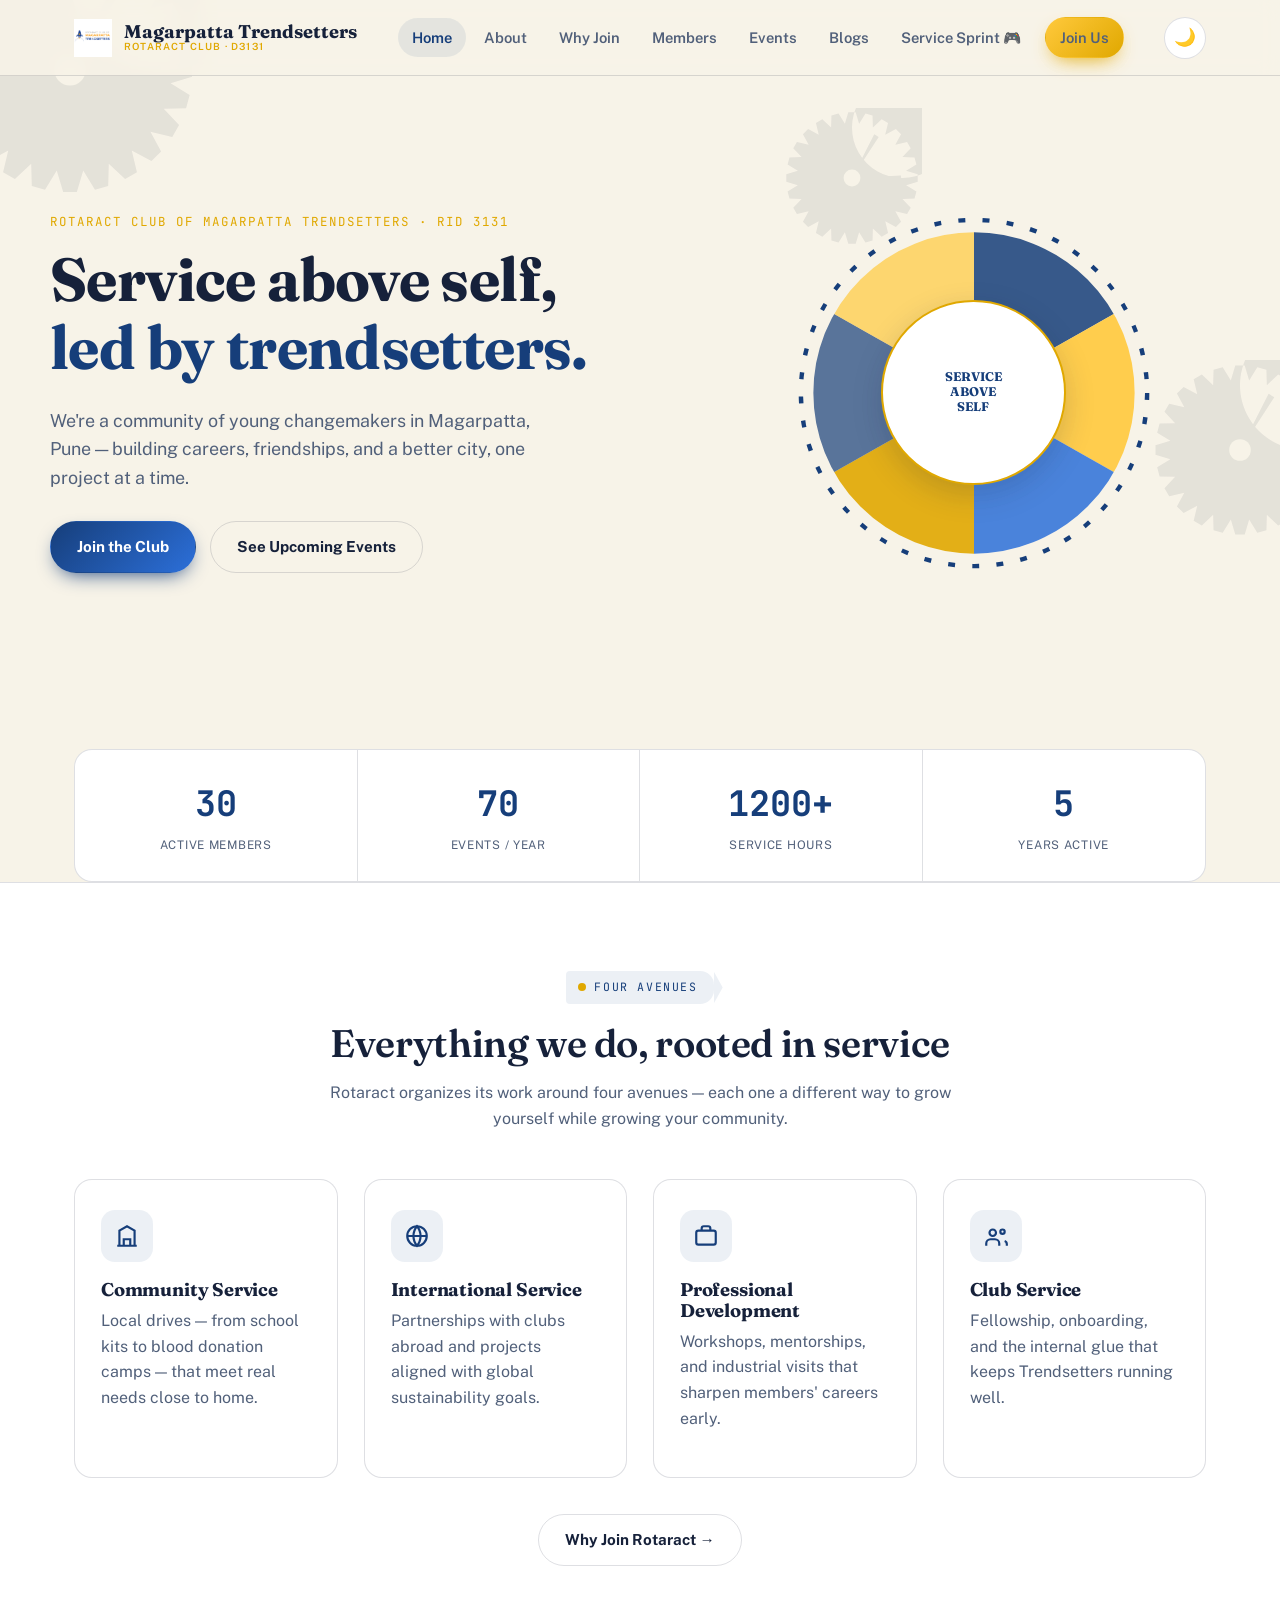
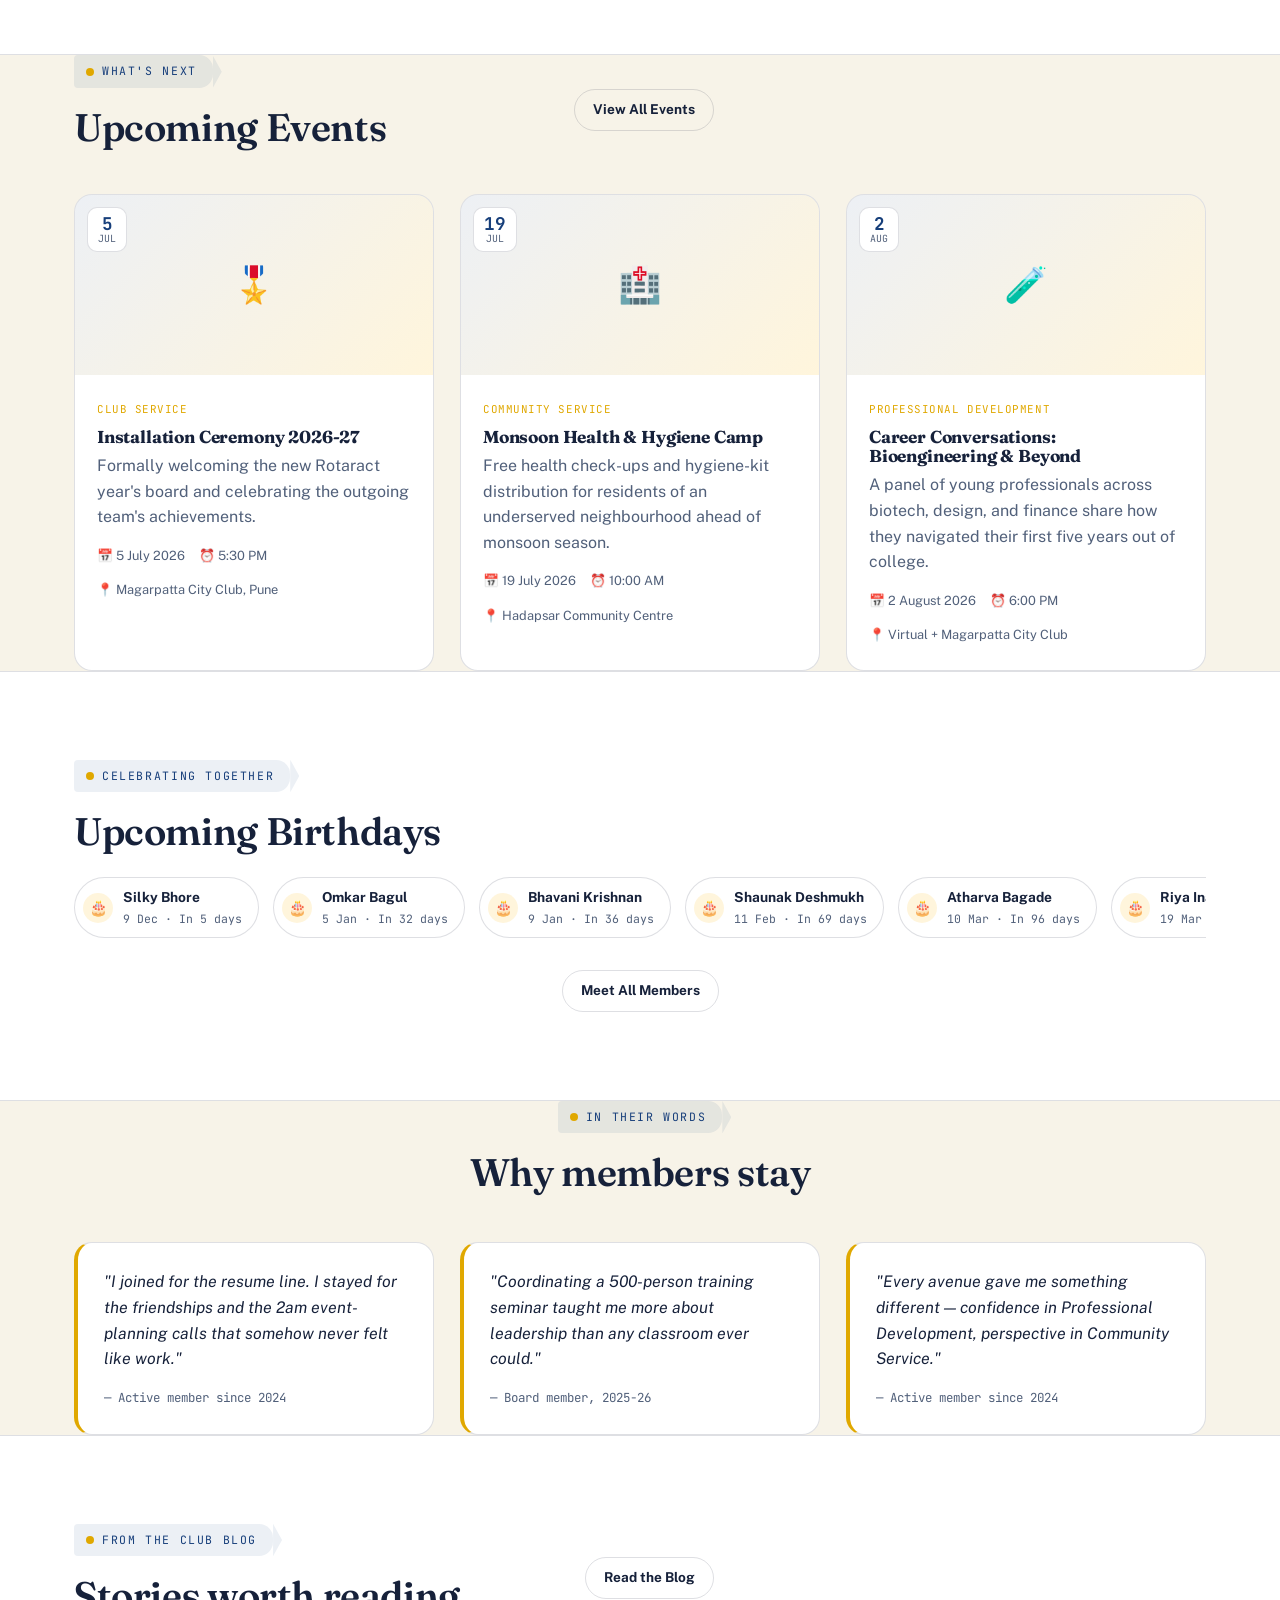
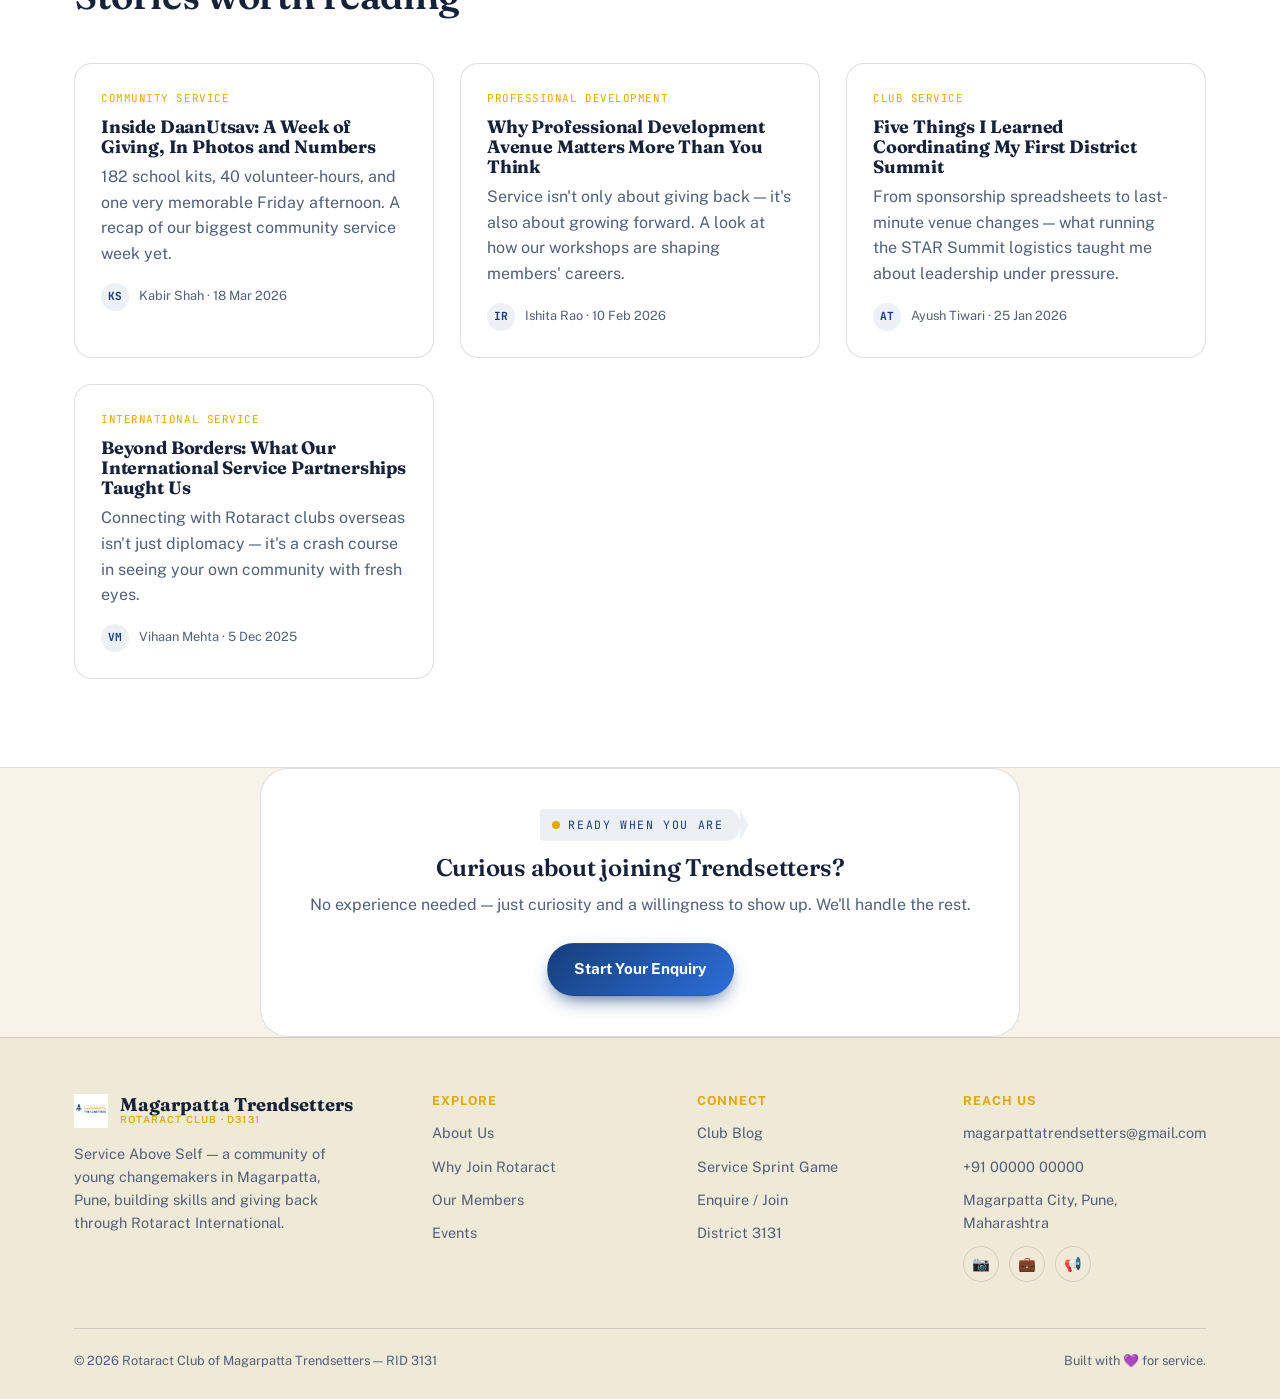
<file: index.html>
<!DOCTYPE html>
<html lang="en">
<head>
<meta charset="UTF-8">
<meta name="viewport" content="width=device-width, initial-scale=1.0">
<title>Rotaract Club of Magarpatta Trendsetters</title>
<meta name="description" content="Rotaract Club of Magarpatta Trendsetters — RID 3131. Service above self for young changemakers in Pune.">
<link rel="preconnect" href="https://fonts.googleapis.com">
<link rel="preconnect" href="https://fonts.gstatic.com" crossorigin>
<link href="https://fonts.googleapis.com/css2?family=Fraunces:opsz,wght@9..144,500;9..144,600;9..144,700&family=Public+Sans:wght@400;500;600;700&family=JetBrains+Mono:wght@500;700&display=swap" rel="stylesheet">
<link rel="icon" type="image/svg+xml" href="assets/Rotaract Logo_EN21_DynamicSize_FontUpdate.png">
<link rel="stylesheet" href="css/style.css">
</head>
<body>

<div data-include="partials/header.html"></div>

<main>
  <section class="hero container">
    <div>
      <span class="hero-eyebrow">Rotaract Club of Magarpatta Trendsetters &middot; RID 3131</span>
      <h1>Service above self,<br><em>led by trendsetters.</em></h1>
      <p class="lead">We're a community of young changemakers in Magarpatta, Pune — building careers, friendships, and a better city, one project at a time.</p>
      <div class="hero-cta">
        <a href="contact.html" class="btn btn-primary">Join the Club</a>
        <a href="events.html" class="btn btn-ghost">See Upcoming Events</a>
      </div>
    </div>
    <div class="hero-wheel-wrap">
      <svg id="wheelOfService" viewBox="0 0 220 220" xmlns="http://www.w3.org/2000/svg">
        <circle cx="110" cy="110" r="100" fill="none" stroke="var(--azure)" stroke-width="3" stroke-dasharray="4 10"/>
        <g>
          <path d="M110 110 L110 14 A96 96 0 0 1 195 62 Z" fill="var(--azure)" opacity="0.85"/>
          <path d="M110 110 L195 62 A96 96 0 0 1 195 158 Z" fill="var(--gold-bright)" opacity="0.9"/>
          <path d="M110 110 L195 158 A96 96 0 0 1 110 206 Z" fill="var(--azure-bright)" opacity="0.85"/>
          <path d="M110 110 L110 206 A96 96 0 0 1 25 158 Z" fill="var(--gold)" opacity="0.9"/>
          <path d="M110 110 L25 158 A96 96 0 0 1 25 62 Z" fill="var(--azure)" opacity="0.7"/>
          <path d="M110 110 L25 62 A96 96 0 0 1 110 14 Z" fill="var(--gold-bright)" opacity="0.7"/>
        </g>
        <circle cx="110" cy="110" r="96" fill="none" stroke="var(--bg)" stroke-width="6"/>
      </svg>
      <div class="wheel-badge-center">SERVICE<br>ABOVE<br>SELF</div>
    </div>
  </section>

  <section class="container" style="padding-top:0;">
    <div class="ledger reveal">
      <div class="ledger-item"><div class="ledger-num" data-count="30">0</div><div class="ledger-label">Active Members</div></div>
      <div class="ledger-item"><div class="ledger-num" data-count="70">0</div><div class="ledger-label">Events / Year</div></div>
      <div class="ledger-item"><div class="ledger-num" data-count="1200" data-suffix="+">0</div><div class="ledger-label">Service Hours</div></div>
      <div class="ledger-item"><div class="ledger-num" data-count="5">0</div><div class="ledger-label">Years Active</div></div>
    </div>
  </section>

  <section class="alt">
    <div class="container">
      <div class="section-head center reveal">
        <span class="ribbon-eyebrow">Four Avenues</span>
        <h2>Everything we do, rooted in service</h2>
        <p>Rotaract organizes its work around four avenues — each one a different way to grow yourself while growing your community.</p>
      </div>
      <div class="card-grid grid-4">
        <div class="avenue-card reveal">
          <div class="avenue-icon"><svg viewBox="0 0 24 24" fill="none" stroke-width="2"><path d="M3 21h18M5 21V7l7-4 7 4v14M9 21v-6h6v6"/></svg></div>
          <h3>Community Service</h3>
          <p>Local drives — from school kits to blood donation camps — that meet real needs close to home.</p>
        </div>
        <div class="avenue-card reveal">
          <div class="avenue-icon"><svg viewBox="0 0 24 24" fill="none" stroke-width="2"><circle cx="12" cy="12" r="9"/><path d="M3 12h18M12 3a14 14 0 010 18 14 14 0 010-18z"/></svg></div>
          <h3>International Service</h3>
          <p>Partnerships with clubs abroad and projects aligned with global sustainability goals.</p>
        </div>
        <div class="avenue-card reveal">
          <div class="avenue-icon"><svg viewBox="0 0 24 24" fill="none" stroke-width="2"><rect x="3" y="7" width="18" height="13" rx="2"/><path d="M8 7V5a2 2 0 012-2h4a2 2 0 012 2v2"/></svg></div>
          <h3>Professional Development</h3>
          <p>Workshops, mentorships, and industrial visits that sharpen members' careers early.</p>
        </div>
        <div class="avenue-card reveal">
          <div class="avenue-icon"><svg viewBox="0 0 24 24" fill="none" stroke-width="2"><circle cx="9" cy="9" r="3"/><path d="M3 21v-2a4 4 0 014-4h4a4 4 0 014 4v2"/><circle cx="18" cy="8" r="2"/><path d="M22 21v-1.5a3 3 0 00-2-2.83"/></svg></div>
          <h3>Club Service</h3>
          <p>Fellowship, onboarding, and the internal glue that keeps Trendsetters running well.</p>
        </div>
      </div>
      <div class="text-center" style="margin-top:36px;">
        <a href="why-join.html" class="btn btn-ghost">Why Join Rotaract &rarr;</a>
      </div>
    </div>
  </section>

  <section class="container">
    <div class="flex-between section-head" style="margin-bottom:30px;">
      <div>
        <span class="ribbon-eyebrow">What's Next</span>
        <h2 class="mt-0">Upcoming Events</h2>
      </div>
      <a href="events.html" class="btn btn-ghost btn-sm">View All Events</a>
    </div>
    <div id="upcomingGrid" class="card-grid grid-3">
      <div class="empty-state">Loading upcoming events&hellip;</div>
    </div>
  </section>

  <section class="alt">
    <div class="container">
      <div class="section-head" style="margin-bottom:24px;">
        <span class="ribbon-eyebrow">Celebrating Together</span>
        <h2 class="mt-0">Upcoming Birthdays</h2>
      </div>
      <div id="birthdayStrip" class="birthday-strip">
        <div class="empty-state">Loading birthdays&hellip;</div>
      </div>
      <div class="text-center" style="margin-top:26px;">
        <a href="members.html" class="btn btn-ghost btn-sm">Meet All Members</a>
      </div>
    </div>
  </section>

  <section class="container">
    <div class="section-head center reveal">
      <span class="ribbon-eyebrow">In Their Words</span>
      <h2>Why members stay</h2>
    </div>
    <div class="card-grid grid-3">
      <div class="testimonial reveal">
        <p>"I joined for the resume line. I stayed for the friendships and the 2am event-planning calls that somehow never felt like work."</p>
        <div class="who">— Active member since 2024</div>
      </div>
      <div class="testimonial reveal">
        <p>"Coordinating a 500-person training seminar taught me more about leadership than any classroom ever could."</p>
        <div class="who">— Board member, 2025-26</div>
      </div>
      <div class="testimonial reveal">
        <p>"Every avenue gave me something different — confidence in Professional Development, perspective in Community Service."</p>
        <div class="who">— Active member since 2024</div>
      </div>
    </div>
  </section>

  <section class="alt">
    <div class="container">
      <div class="flex-between section-head" style="margin-bottom:30px;">
        <div>
          <span class="ribbon-eyebrow">From the Club Blog</span>
          <h2 class="mt-0">Stories worth reading</h2>
        </div>
        <a href="blogs.html" class="btn btn-ghost btn-sm">Read the Blog</a>
      </div>
      <div id="blogGrid" class="card-grid grid-3">
        <div class="empty-state">Loading posts&hellip;</div>
      </div>
    </div>
  </section>

  <section class="container">
    <div class="form-card text-center reveal" style="max-width:760px;margin:0 auto;">
      <span class="ribbon-eyebrow" style="margin-bottom:14px;">Ready When You Are</span>
      <h2>Curious about joining Trendsetters?</h2>
      <p>No experience needed — just curiosity and a willingness to show up. We'll handle the rest.</p>
      <a href="contact.html" class="btn btn-primary" style="margin-top:10px;">Start Your Enquiry</a>
    </div>
  </section>
</main>

<div data-include="partials/footer.html"></div>

<script src="js/include.js"></script>
<script src="js/main.js"></script>
<script src="js/events.js"></script>
<script src="js/members.js"></script>
<script src="js/blogs.js"></script>
</body>
</html>
</file>
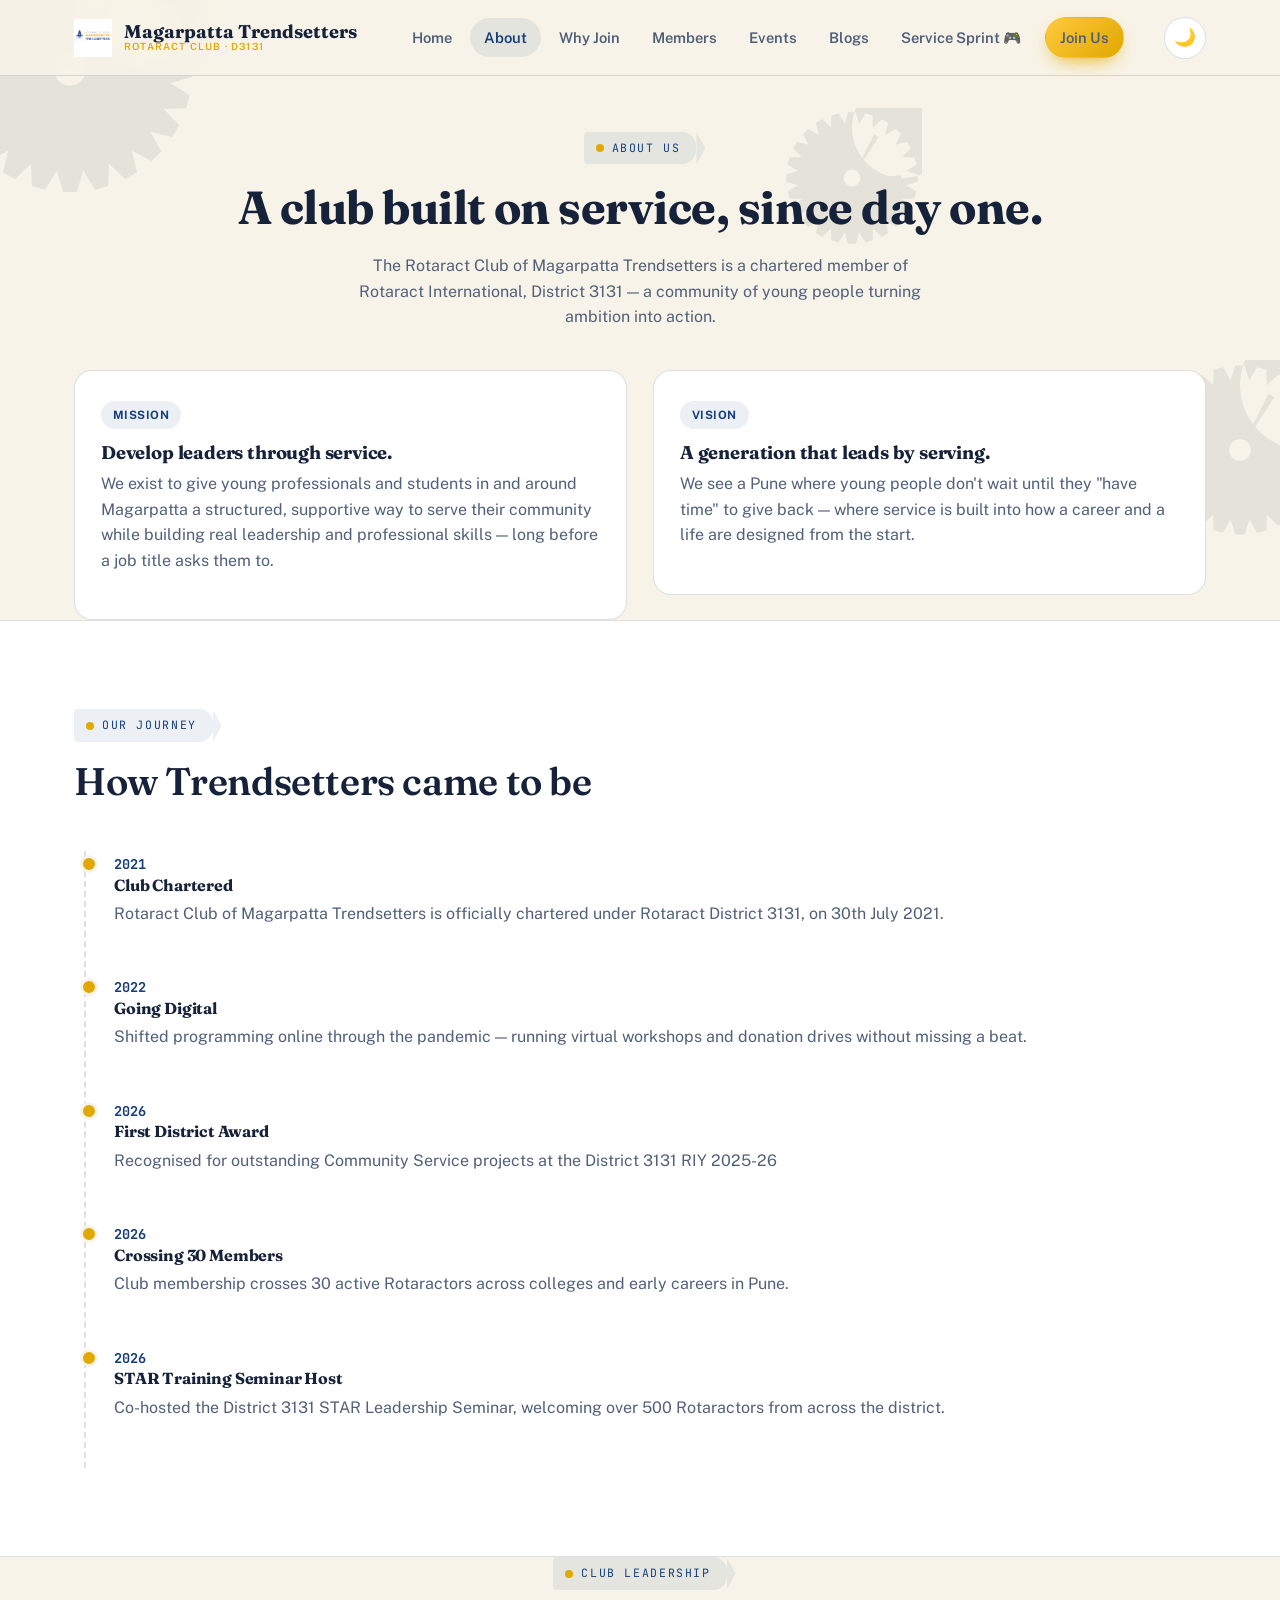
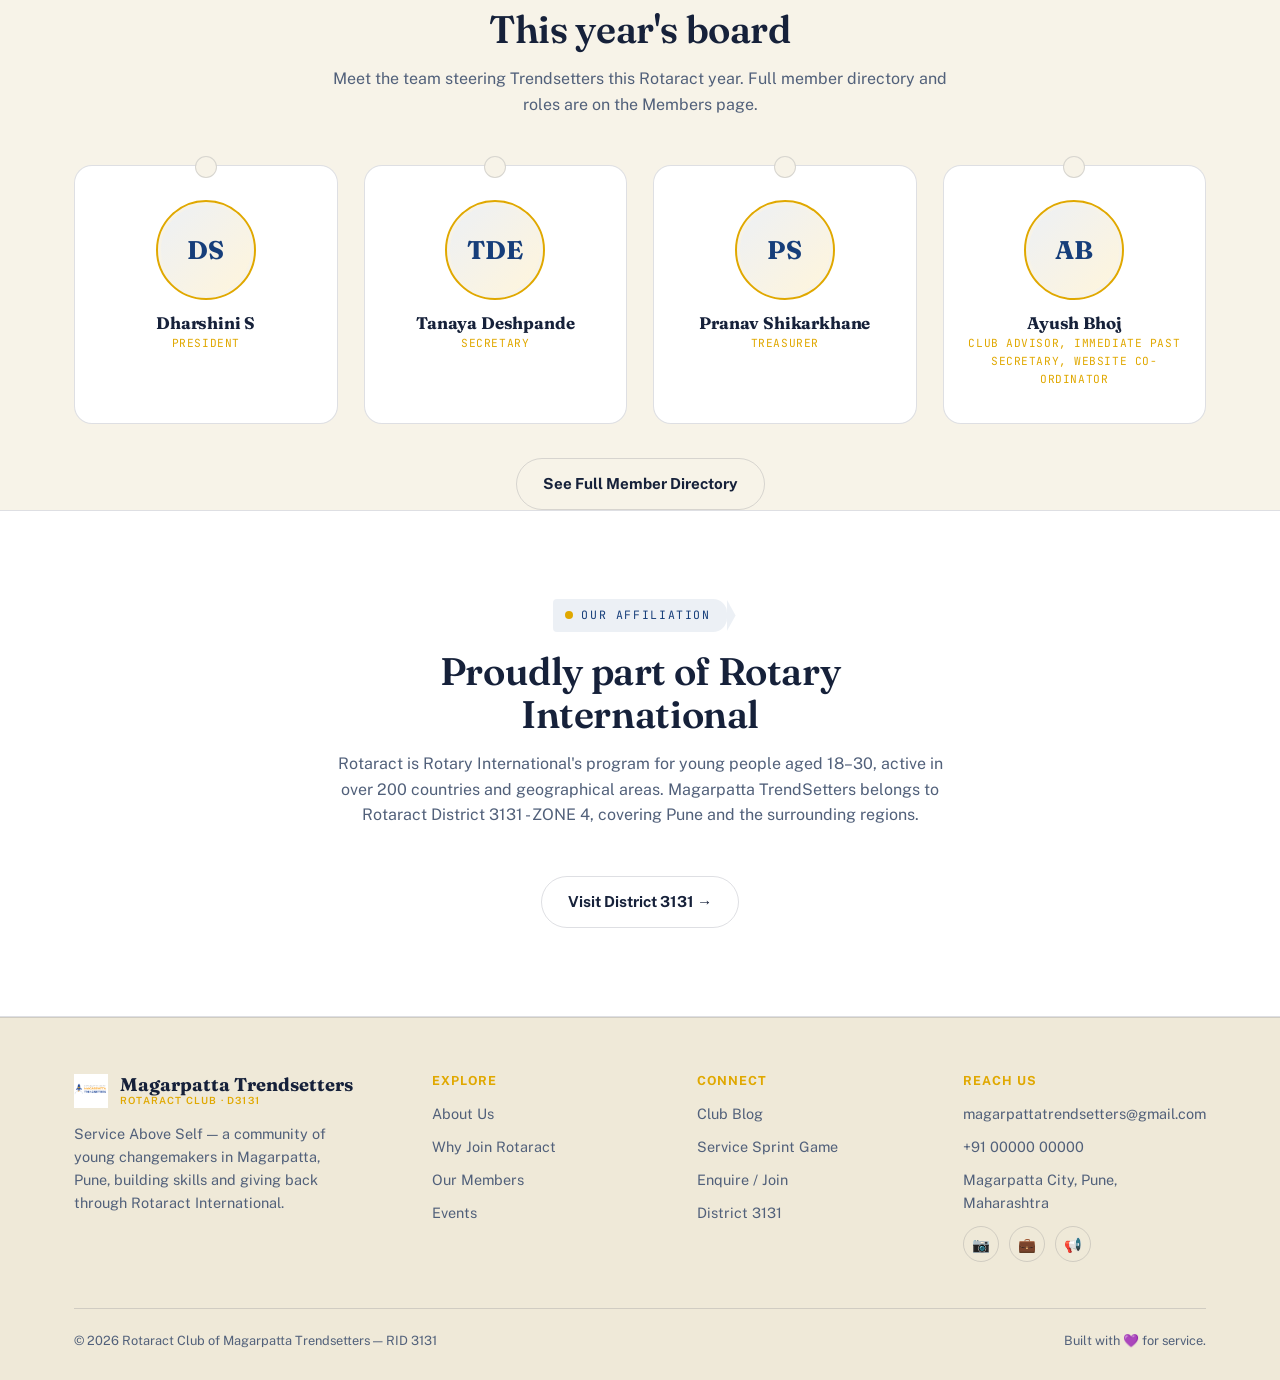
<file: about.html>
<!DOCTYPE html>
<html lang="en">
<head>
<meta charset="UTF-8">
<meta name="viewport" content="width=device-width, initial-scale=1.0">
<title>About Us — Rotaract Club of Magarpatta Trendsetters</title>
<link rel="preconnect" href="https://fonts.googleapis.com">
<link rel="preconnect" href="https://fonts.gstatic.com" crossorigin>
<link href="https://fonts.googleapis.com/css2?family=Fraunces:opsz,wght@9..144,500;9..144,600;9..144,700&family=Public+Sans:wght@400;500;600;700&family=JetBrains+Mono:wght@500;700&display=swap" rel="stylesheet">
<link rel="icon" type="image/svg+xml" href="assets/Rotaract Logo_EN21_DynamicSize_FontUpdate.png">
<link rel="stylesheet" href="css/style.css">
</head>
<body>

<div data-include="partials/header.html"></div>

<main>
  <section class="page-hero container">
    <span class="ribbon-eyebrow">About Us</span>
    <h1>A club built on service, since day one.</h1>
    <p>The Rotaract Club of Magarpatta Trendsetters is a chartered member of Rotaract International, District 3131 — a community of young people turning ambition into action.</p>
  </section>

  <section class="container">
    <div class="card-grid grid-2" style="align-items:start;">
      <div class="avenue-card reveal">
        <span class="tag-pill">Mission</span>
        <h3 style="margin-top:14px;">Develop leaders through service.</h3>
        <p>We exist to give young professionals and students in and around Magarpatta a structured, supportive way to serve their community while building real leadership and professional skills — long before a job title asks them to.</p>
      </div>
      <div class="avenue-card reveal">
        <span class="tag-pill">Vision</span>
        <h3 style="margin-top:14px;">A generation that leads by serving.</h3>
        <p>We see a Pune where young people don't wait until they "have time" to give back — where service is built into how a career and a life are designed from the start.</p>
      </div>
    </div>
  </section>

  <section class="alt">
    <div class="container">
      <div class="section-head reveal">
        <span class="ribbon-eyebrow">Our Journey</span>
        <h2>How Trendsetters came to be</h2>
      </div>
      <div class="timeline reveal">
        <div class="timeline-item"><span class="yr">2021</span><h4>Club Chartered</h4><p>Rotaract Club of Magarpatta Trendsetters is officially chartered under Rotaract District 3131, on 30th July 2021.</p></div>
        <div class="timeline-item"><span class="yr">2022</span><h4>Going Digital</h4><p>Shifted programming online through the pandemic — running virtual workshops and donation drives without missing a beat.</p></div>
        <div class="timeline-item"><span class="yr">2026</span><h4>First District Award</h4><p>Recognised for outstanding Community Service projects at the District 3131 RIY 2025-26</p></div>
        <div class="timeline-item"><span class="yr">2026</span><h4>Crossing 30 Members</h4><p>Club membership crosses 30 active Rotaractors across colleges and early careers in Pune.</p></div>
        <div class="timeline-item"><span class="yr">2026</span><h4>STAR Training Seminar Host</h4><p>Co-hosted the District 3131 STAR Leadership Seminar, welcoming over 500 Rotaractors from across the district.</p></div>
      </div>
    </div>
  </section>

  <section class="container">
    <div class="section-head center reveal">
      <span class="ribbon-eyebrow">Club Leadership</span>
      <h2>This year's board</h2>
      <p>Meet the team steering Trendsetters this Rotaract year. Full member directory and roles are on the Members page.</p>
    </div>
    <div class="card-grid grid-4">
      <div class="badge-card reveal">
        <div class="badge-photo">DS</div>
        <h3>Dharshini S</h3>
        <span class="badge-role">President</span>
      </div>
      <div class="badge-card reveal">
        <div class="badge-photo">TDE</div>
        <h3>Tanaya Deshpande</h3>
        <span class="badge-role">Secretary</span>
      </div>
      <div class="badge-card reveal">
        <div class="badge-photo">PS</div>
        <h3>Pranav Shikarkhane</h3>
        <span class="badge-role">Treasurer</span>
      </div>
      <div class="badge-card reveal">
        <div class="badge-photo">AB</div>
        <h3>Ayush Bhoj</h3>
        <span class="badge-role">Club Advisor, Immediate Past Secretary, Website Co-ordinator</span>
      </div>
    </div>
    <div class="text-center" style="margin-top:34px;">
      <a href="members.html" class="btn btn-ghost">See Full Member Directory</a>
    </div>
  </section>

  <section class="alt">
    <div class="container text-center">
      <div class="section-head center reveal">
        <span class="ribbon-eyebrow">Our Affiliation</span>
        <h2>Proudly part of Rotary International</h2>
        <p>Rotaract is Rotary International's program for young people aged 18–30, active in over 200 countries and geographical areas. Magarpatta TrendSetters belongs to Rotaract District 3131 - ZONE 4, covering Pune and the surrounding regions.</p>
      </div>
      <a href="https://www.rotaractdistrict3131.org/" target="_blank" rel="noopener" class="btn btn-ghost">Visit District 3131 &rarr;</a>
    </div>
  </section>
</main>

<div data-include="partials/footer.html"></div>

<script src="js/include.js"></script>
<script src="js/main.js"></script>
</body>
</html>
</file>
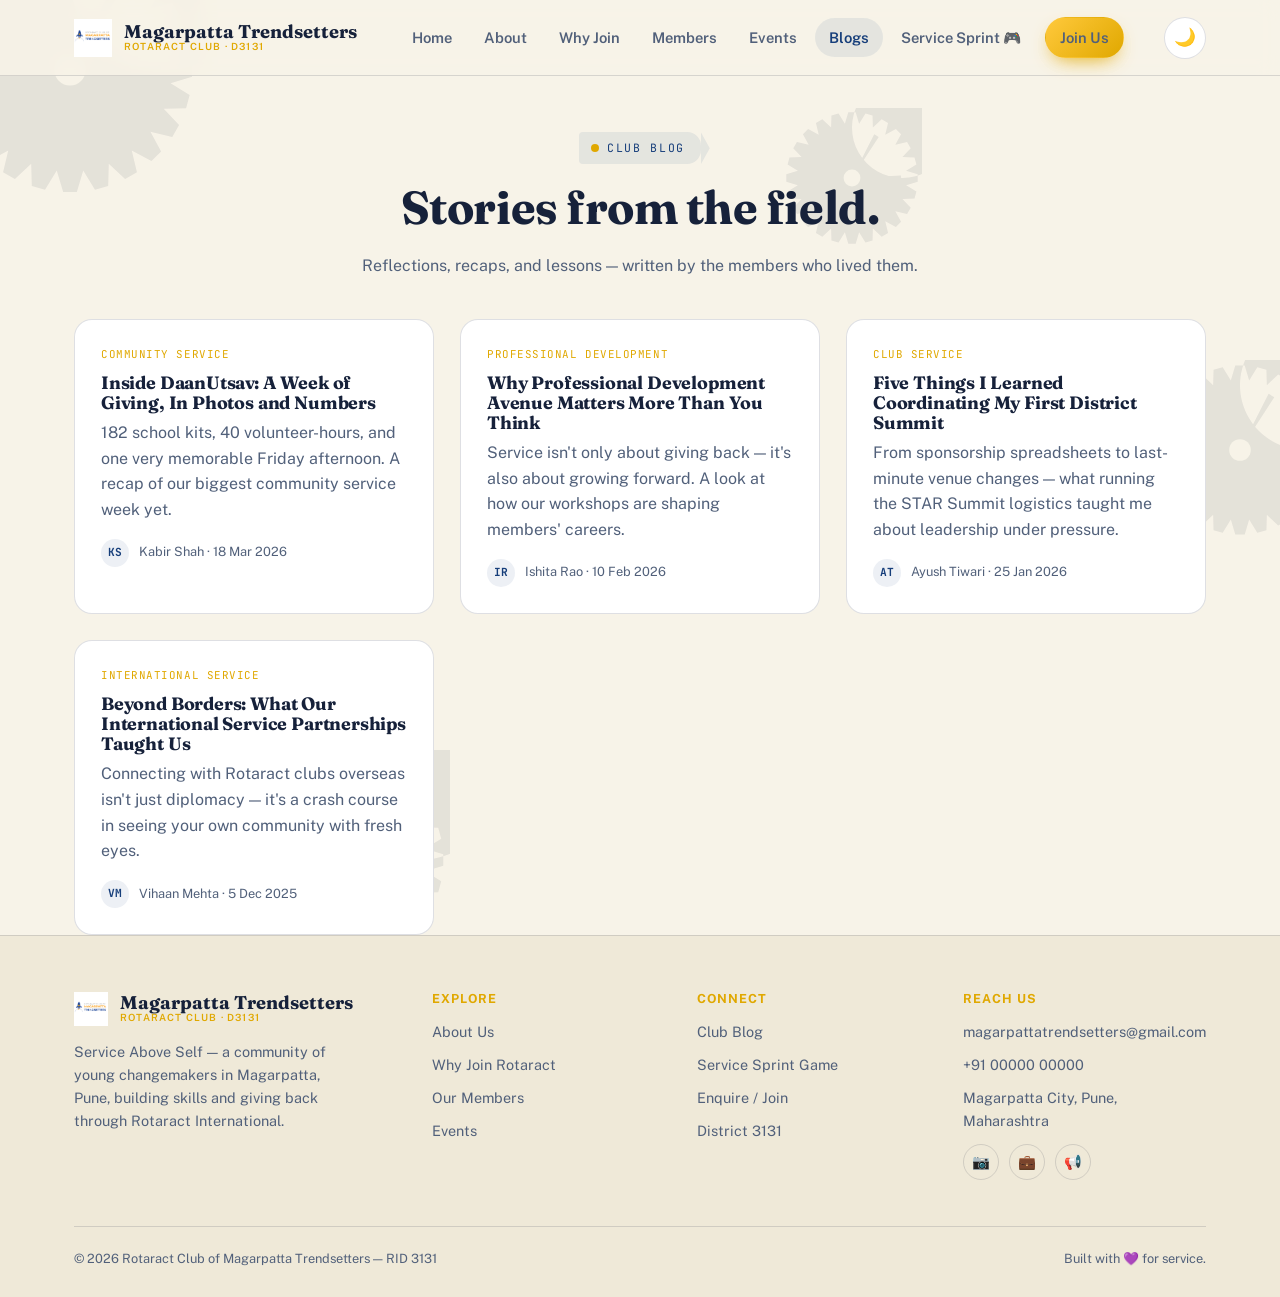
<file: blogs.html>
<!DOCTYPE html>
<html lang="en">
<head>
<meta charset="UTF-8">
<meta name="viewport" content="width=device-width, initial-scale=1.0">
<title>Blog — Rotaract Club of Magarpatta Trendsetters</title>
<link rel="preconnect" href="https://fonts.googleapis.com">
<link rel="preconnect" href="https://fonts.gstatic.com" crossorigin>
<link href="https://fonts.googleapis.com/css2?family=Fraunces:opsz,wght@9..144,500;9..144,600;9..144,700&family=Public+Sans:wght@400;500;600;700&family=JetBrains+Mono:wght@500;700&display=swap" rel="stylesheet">
<link rel="icon" type="image/svg+xml" href="assets/Rotaract Logo_EN21_DynamicSize_FontUpdate.png">
<link rel="stylesheet" href="css/style.css">
</head>
<body>

<div data-include="partials/header.html"></div>

<main>
  <section class="page-hero container">
    <span class="ribbon-eyebrow">Club Blog</span>
    <h1>Stories from the field.</h1>
    <p>Reflections, recaps, and lessons — written by the members who lived them.</p>
  </section>

  <section class="container" style="padding-top:0;">
    <div id="blogGrid" class="card-grid grid-3">
      <div class="empty-state">Loading posts&hellip;</div>
    </div>
  </section>
</main>

<div data-include="partials/footer.html"></div>

<script src="js/include.js"></script>
<script src="js/main.js"></script>
<script src="js/blogs.js"></script>
</body>
</html>
</file>
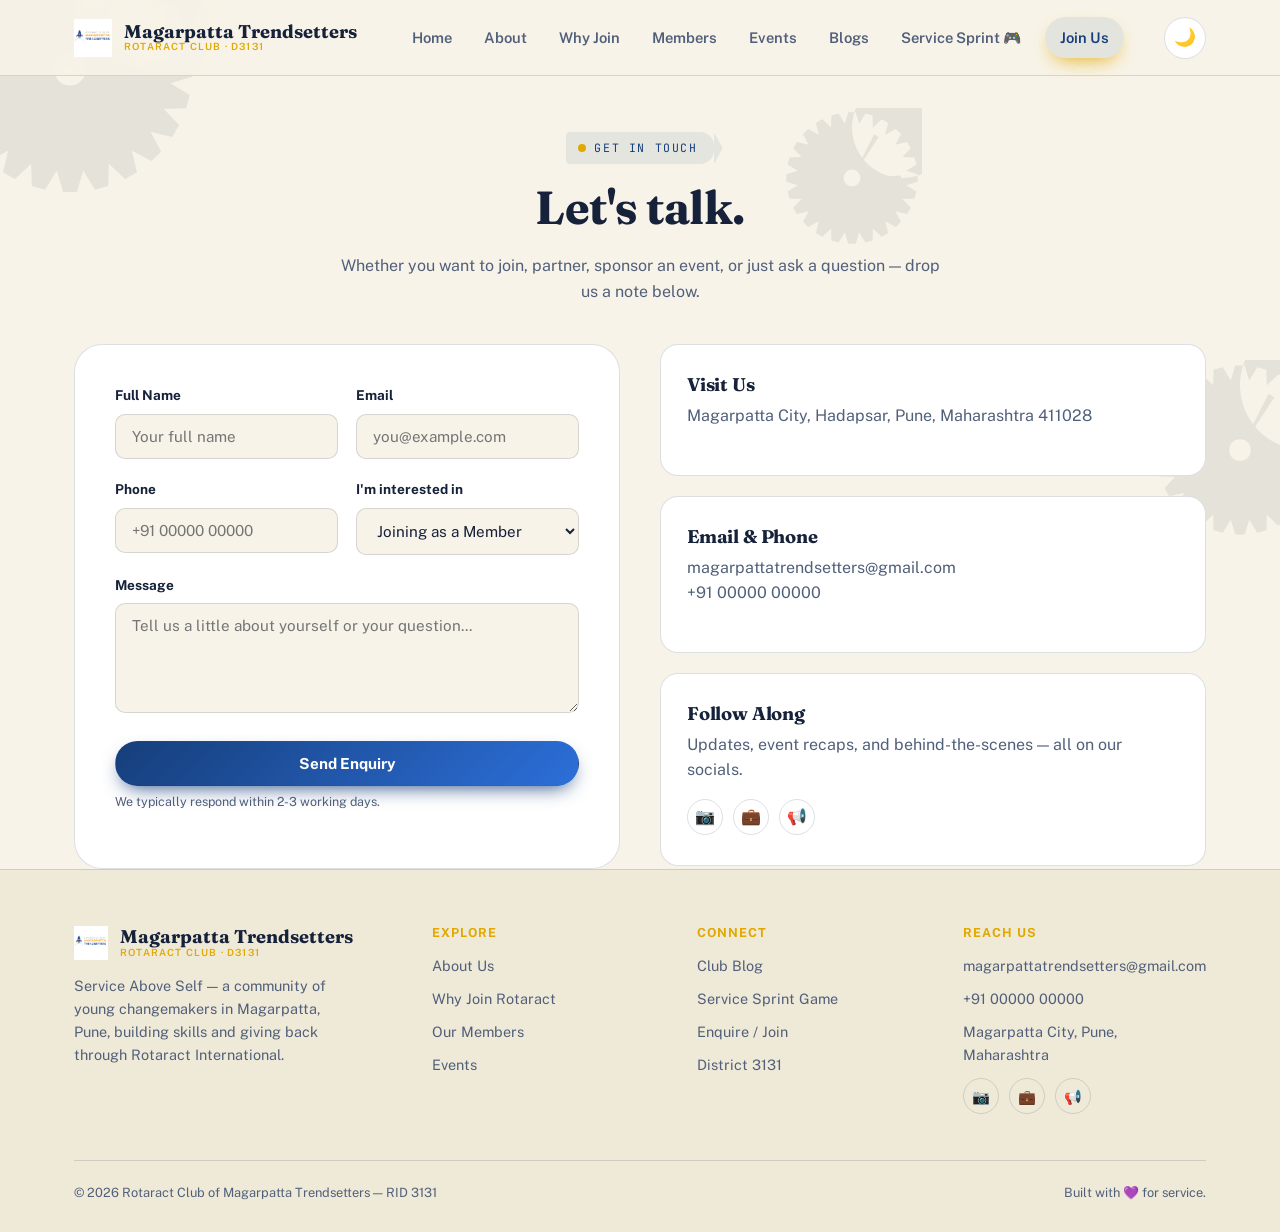
<file: contact.html>
<!DOCTYPE html>
<html lang="en">
<head>
<meta charset="UTF-8">
<meta name="viewport" content="width=device-width, initial-scale=1.0">
<title>Enquire / Join Us — Rotaract Club of Magarpatta Trendsetters</title>
<link rel="preconnect" href="https://fonts.googleapis.com">
<link rel="preconnect" href="https://fonts.gstatic.com" crossorigin>
<link href="https://fonts.googleapis.com/css2?family=Fraunces:opsz,wght@9..144,500;9..144,600;9..144,700&family=Public+Sans:wght@400;500;600;700&family=JetBrains+Mono:wght@500;700&display=swap" rel="stylesheet">
<link rel="icon" type="image/svg+xml" href="assets/Rotaract Logo_EN21_DynamicSize_FontUpdate.png">
<link rel="stylesheet" href="css/style.css">
</head>
<body>

<div data-include="partials/header.html"></div>

<main>
  <section class="page-hero container">
    <span class="ribbon-eyebrow">Get In Touch</span>
    <h1>Let's talk.</h1>
    <p>Whether you want to join, partner, sponsor an event, or just ask a question — drop us a note below.</p>
  </section>

  <section class="container" style="padding-top:0;">
    <div class="card-grid grid-2" style="align-items:start;gap:40px;">
      <div class="form-card reveal">
        <!--
          REPLACE THIS ACTION URL:
          1. Go to https://formspree.io and sign up free
          2. Create a new form, copy the endpoint it gives you
          3. Paste it below in place of "YOUR_FORM_ID"
          Submissions will then land directly in your email — no backend needed.
        -->
        <form id="enquiryForm" action="https://formspree.io/f/xzdnknzn" method="POST">
          <div class="form-row">
            <div class="field">
              <label for="fname">Full Name</label>
              <input type="text" id="fname" name="name" required placeholder="Your full name">
            </div>
            <div class="field">
              <label for="femail">Email</label>
              <input type="email" id="femail" name="email" required placeholder="you@example.com">
            </div>
          </div>
          <div class="form-row">
            <div class="field">
              <label for="fphone">Phone</label>
              <input type="tel" id="fphone" name="phone" placeholder="+91 00000 00000">
            </div>
            <div class="field">
              <label for="finterest">I'm interested in</label>
              <select id="finterest" name="interest">
                <option>Joining as a Member</option>
                <option>Sponsoring an Event</option>
                <option>Partnering on a Project</option>
                <option>General Enquiry</option>
              </select>
            </div>
          </div>
          <div class="field">
            <label for="fmessage">Message</label>
            <textarea id="fmessage" name="message" required placeholder="Tell us a little about yourself or your question..."></textarea>
          </div>
          <button type="submit" class="btn btn-primary" style="width:100%;justify-content:center;">Send Enquiry</button>
          <p class="form-note">We typically respond within 2-3 working days.</p>
          <div id="formStatus" role="status"></div>
        </form>
      </div>

      <div>
        <div class="avenue-card reveal" style="margin-bottom:20px;">
          <h3>Visit Us</h3>
          <p>Magarpatta City, Hadapsar, Pune, Maharashtra 411028</p>
        </div>
        <div class="avenue-card reveal" style="margin-bottom:20px;">
          <h3>Email & Phone</h3>
          <p><a href="mailto:magarpattatrendsetters@gmail.com">magarpattatrendsetters@gmail.com</a><br><a href="tel:+910000000000">+91 00000 00000</a></p>
        </div>
        <div class="avenue-card reveal">
          <h3>Follow Along</h3>
          <p>Updates, event recaps, and behind-the-scenes — all on our socials.</p>
          <div class="social-row">
            <a href="https://www.instagram.com/rc_magarpattatrendsetters/" aria-label="Instagram" target="_blank" rel="noopener">&#128247;</a>
            <a href="https://www.linkedin.com/company/rotaract-club-of-magarpatta-trendsettersofficial/" aria-label="LinkedIn" target="_blank" rel="noopener">&#128188;</a>
            <a href="#" aria-label="Facebook" target="_blank" rel="noopener">&#128226;</a>
          </div>
        </div>
      </div>
    </div>
  </section>
</main>

<div data-include="partials/footer.html"></div>

<script src="js/include.js"></script>
<script src="js/main.js"></script>
<script src="js/contact.js"></script>
</body>
</html>
</file>
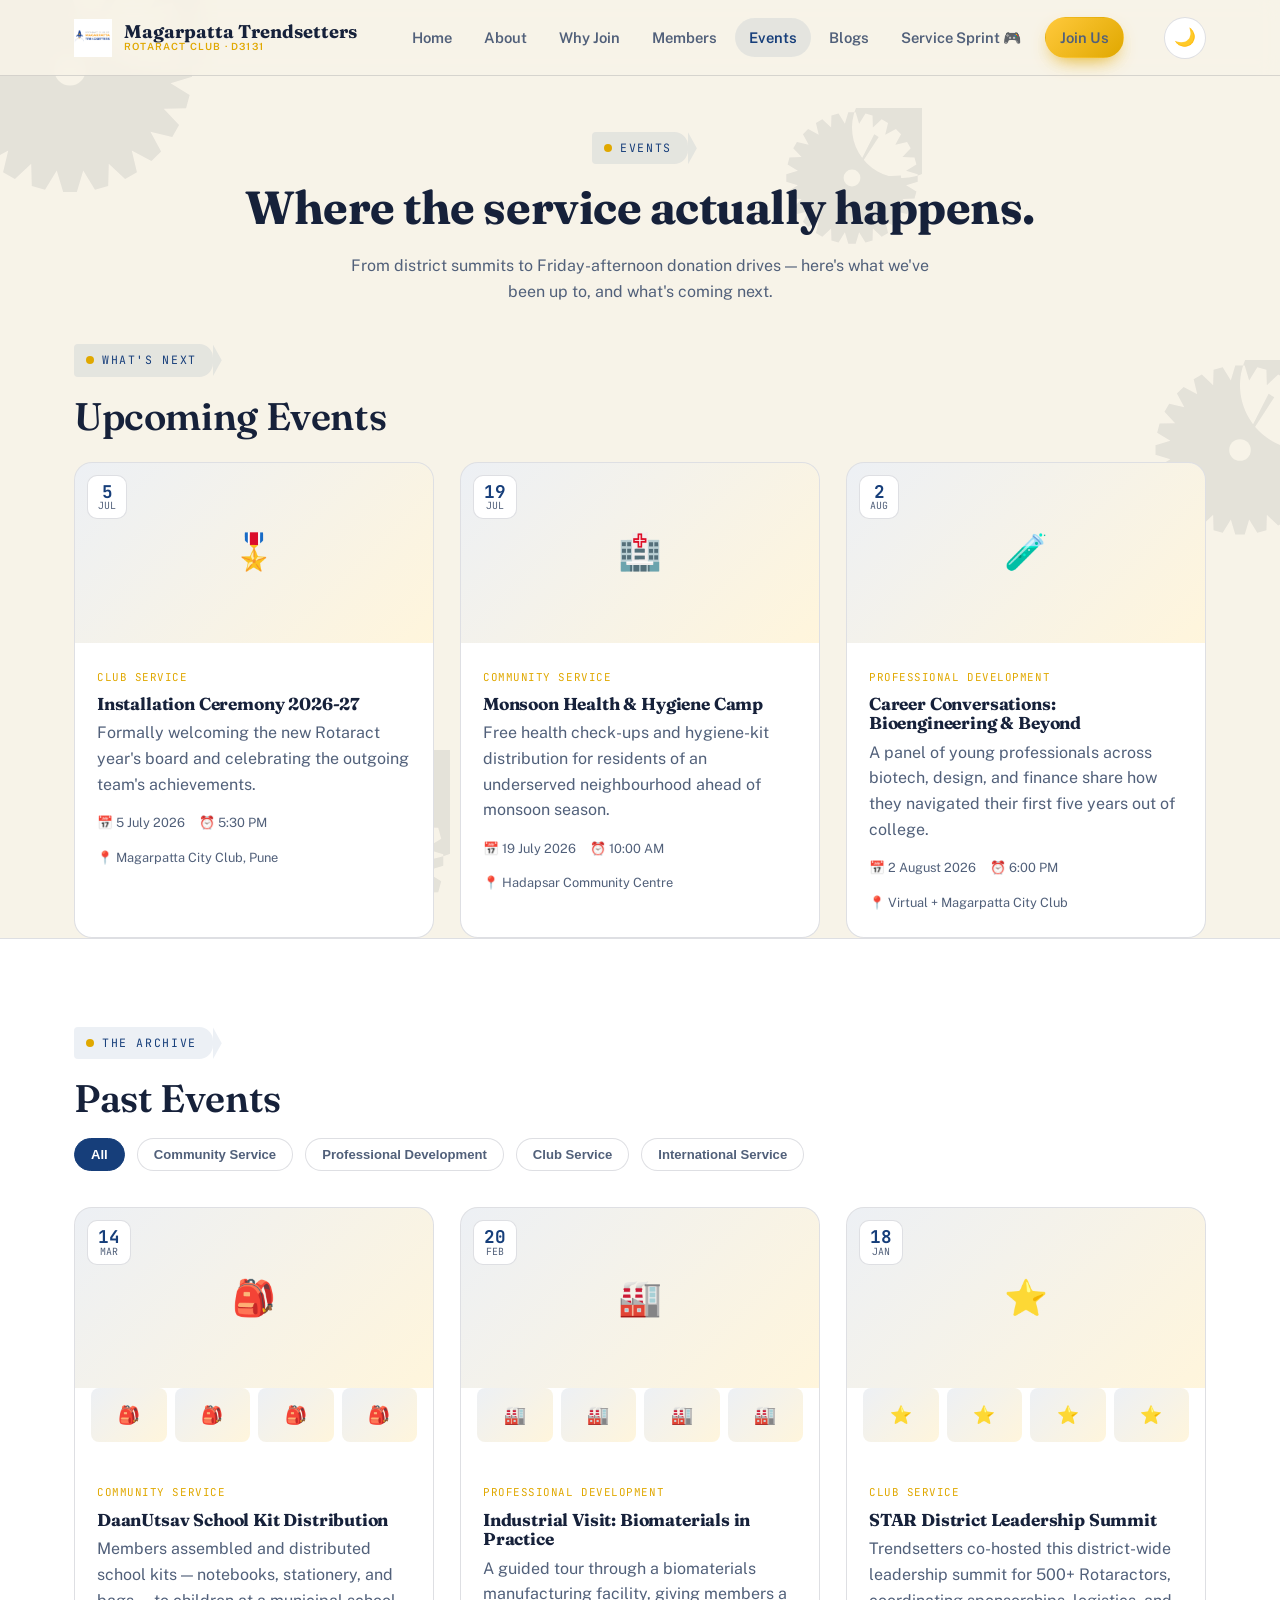
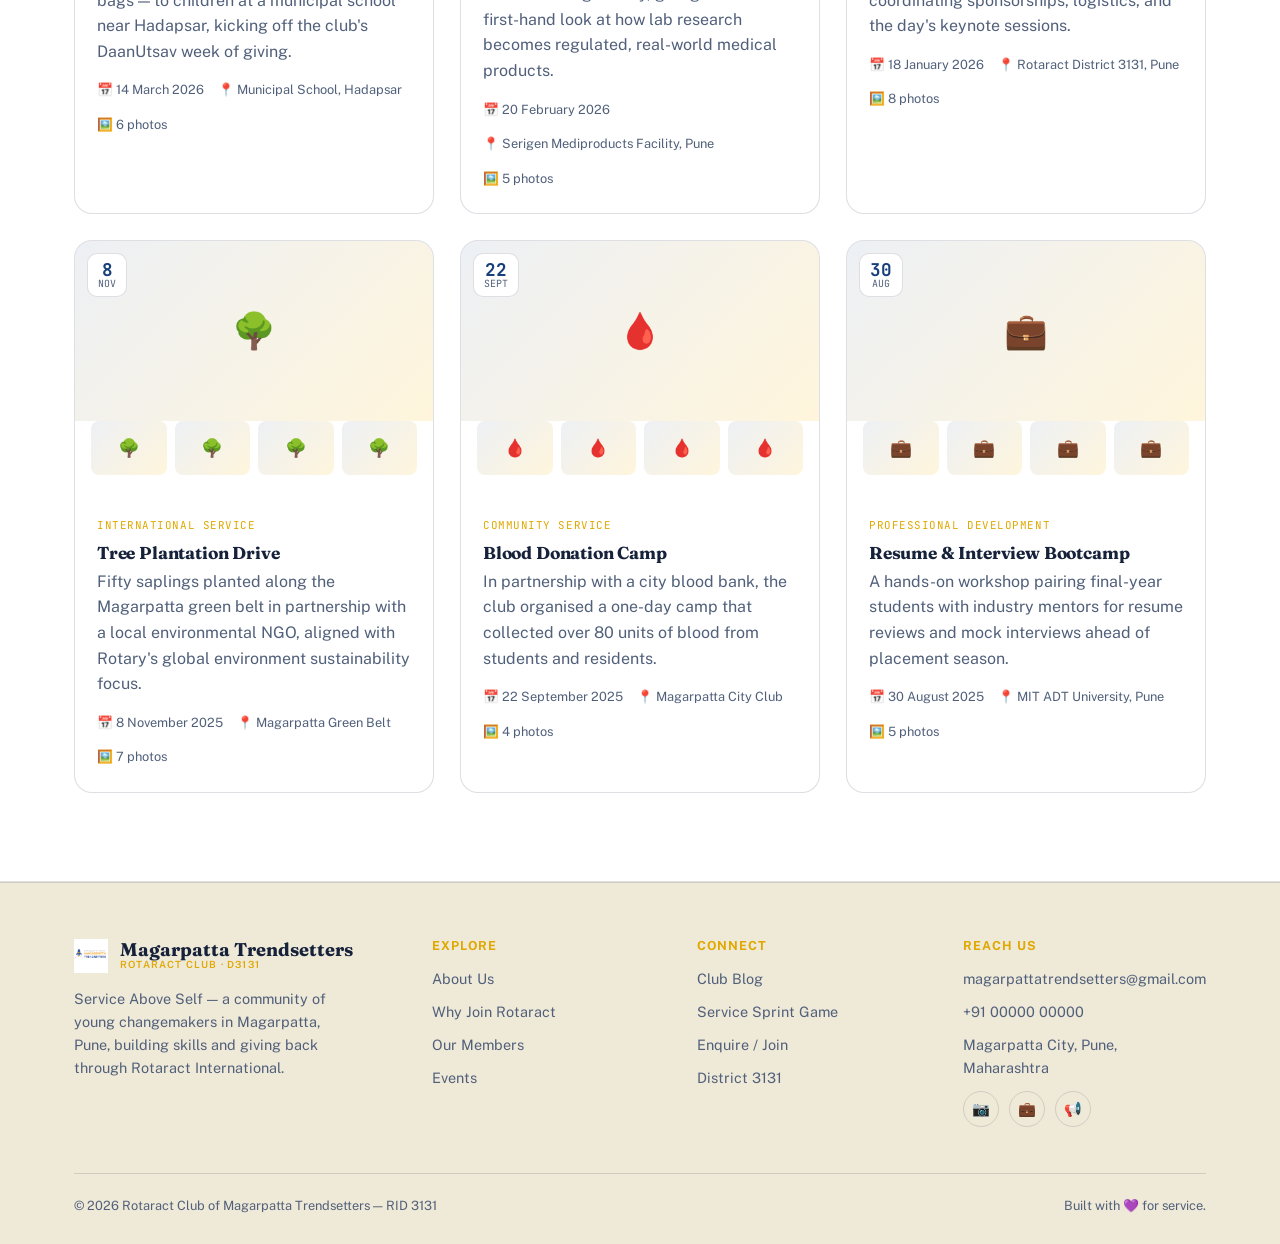
<file: events.html>
<!DOCTYPE html>
<html lang="en">
<head>
<meta charset="UTF-8">
<meta name="viewport" content="width=device-width, initial-scale=1.0">
<title>Events — Rotaract Club of Magarpatta Trendsetters</title>
<link rel="preconnect" href="https://fonts.googleapis.com">
<link rel="preconnect" href="https://fonts.gstatic.com" crossorigin>
<link href="https://fonts.googleapis.com/css2?family=Fraunces:opsz,wght@9..144,500;9..144,600;9..144,700&family=Public+Sans:wght@400;500;600;700&family=JetBrains+Mono:wght@500;700&display=swap" rel="stylesheet">
<link rel="icon" type="image/svg+xml" href="assets/Rotaract Logo_EN21_DynamicSize_FontUpdate.png">
<link rel="stylesheet" href="css/style.css">
</head>
<body>

<div data-include="partials/header.html"></div>

<main>
  <section class="page-hero container">
    <span class="ribbon-eyebrow">Events</span>
    <h1>Where the service actually happens.</h1>
    <p>From district summits to Friday-afternoon donation drives — here's what we've been up to, and what's coming next.</p>
  </section>

  <section class="container" style="padding-top:0;">
    <div class="section-head" style="margin-bottom:24px;">
      <span class="ribbon-eyebrow">What's Next</span>
      <h2 class="mt-0">Upcoming Events</h2>
    </div>
    <div id="upcomingGrid" class="card-grid grid-3">
      <div class="empty-state">Loading upcoming events&hellip;</div>
    </div>
  </section>

  <section class="alt">
    <div class="container">
      <div class="section-head" style="margin-bottom:18px;">
        <span class="ribbon-eyebrow">The Archive</span>
        <h2 class="mt-0">Past Events</h2>
      </div>
      <div id="eventFilterChips" class="filter-bar"></div>
      <div id="pastGrid" class="card-grid grid-3">
        <div class="empty-state">Loading past events&hellip;</div>
      </div>
    </div>
  </section>
</main>

<div data-include="partials/footer.html"></div>

<script src="js/include.js"></script>
<script src="js/main.js"></script>
<script src="js/events.js"></script>
</body>
</html>
</file>
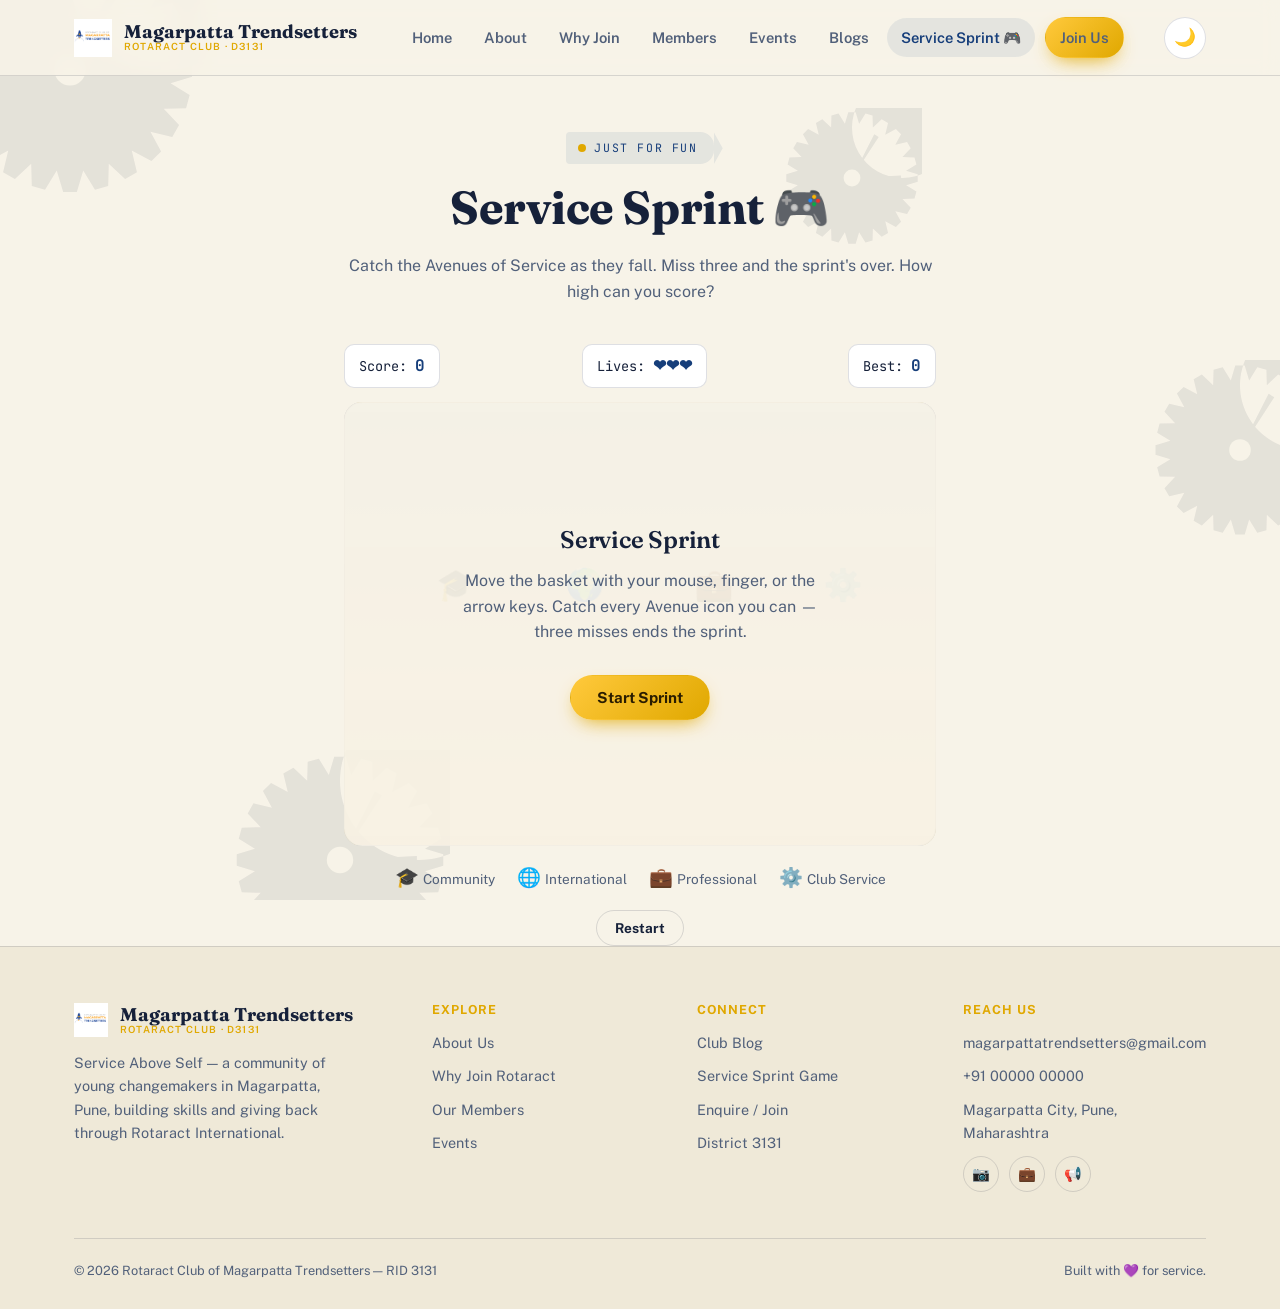
<file: game.html>
<!DOCTYPE html>
<html lang="en">
<head>
<meta charset="UTF-8">
<meta name="viewport" content="width=device-width, initial-scale=1.0">
<title>Service Sprint — Rotaract Club of Magarpatta Trendsetters</title>
<link rel="preconnect" href="https://fonts.googleapis.com">
<link rel="preconnect" href="https://fonts.gstatic.com" crossorigin>
<link href="https://fonts.googleapis.com/css2?family=Fraunces:opsz,wght@9..144,500;9..144,600;9..144,700&family=Public+Sans:wght@400;500;600;700&family=JetBrains+Mono:wght@500;700&display=swap" rel="stylesheet">
<link rel="icon" type="image/svg+xml" href="assets/Rotaract Logo_EN21_DynamicSize_FontUpdate.png">
<link rel="stylesheet" href="css/style.css">
<style>
  .game-wrap {
    max-width: 640px;
    margin: 0 auto;
  }
  .game-hud {
    display: flex;
    justify-content: space-between;
    align-items: center;
    margin-bottom: 14px;
    font-family: var(--font-mono);
    font-size: 0.85rem;
  }
  .game-hud .hud-item { background: var(--bg-elevated); border: 1px solid var(--border); border-radius: 10px; padding: 8px 14px; }
  .game-hud .hud-item b { color: var(--azure); font-size: 1rem; }
  [data-theme="dark"] .game-hud .hud-item b { color: var(--azure-bright); }
  #gameCanvas {
    width: 100%;
    aspect-ratio: 4 / 3;
    background: linear-gradient(180deg, var(--azure-soft), var(--gold-soft));
    border: 1px solid var(--border);
    border-radius: var(--radius-md);
    display: block;
    touch-action: none;
    cursor: grab;
  }
  .game-controls { display: flex; justify-content: center; gap: 12px; margin-top: 18px; }
  .game-overlay {
    position: absolute; inset: 0;
    display: flex; align-items: center; justify-content: center;
    flex-direction: column; text-align: center; gap: 14px;
    background: color-mix(in srgb, var(--bg) 88%, transparent);
    border-radius: var(--radius-md);
  }
  .game-canvas-wrap { position: relative; }
  .legend { display: flex; justify-content: center; gap: 22px; margin-top: 16px; flex-wrap: wrap; font-size: 0.85rem; color: var(--text-muted); }
  .legend span { font-size: 1.2rem; margin-right: 4px; }
</style>
</head>
<body>

<div data-include="partials/header.html"></div>

<main>
  <section class="page-hero container">
    <span class="ribbon-eyebrow">Just For Fun</span>
    <h1>Service Sprint &#127918;</h1>
    <p>Catch the Avenues of Service as they fall. Miss three and the sprint's over. How high can you score?</p>
  </section>

  <section class="container game-wrap" style="padding-top:0;">
    <div class="game-hud">
      <div class="hud-item">Score: <b id="scoreVal">0</b></div>
      <div class="hud-item">Lives: <b id="livesVal">&#10084;&#10084;&#10084;</b></div>
      <div class="hud-item">Best: <b id="bestVal">0</b></div>
    </div>

    <div class="game-canvas-wrap">
      <canvas id="gameCanvas" width="640" height="480"></canvas>
      <div class="game-overlay" id="gameOverlay">
        <h2 style="margin:0;">Service Sprint</h2>
        <p style="max-width:380px;">Move the basket with your mouse, finger, or the arrow keys. Catch every Avenue icon you can &mdash; three misses ends the sprint.</p>
        <button class="btn btn-gold" id="startBtn">Start Sprint</button>
      </div>
    </div>

    <div class="legend">
      <div><span>&#127891;</span>Community</div>
      <div><span>&#127760;</span>International</div>
      <div><span>&#128188;</span>Professional</div>
      <div><span>&#9881;&#65039;</span>Club Service</div>
    </div>

    <div class="game-controls">
      <button class="btn btn-ghost btn-sm" id="restartBtn">Restart</button>
    </div>
  </section>
</main>

<div data-include="partials/footer.html"></div>

<script src="js/include.js"></script>
<script src="js/main.js"></script>
<script src="js/game.js"></script>
</body>
</html>
</file>
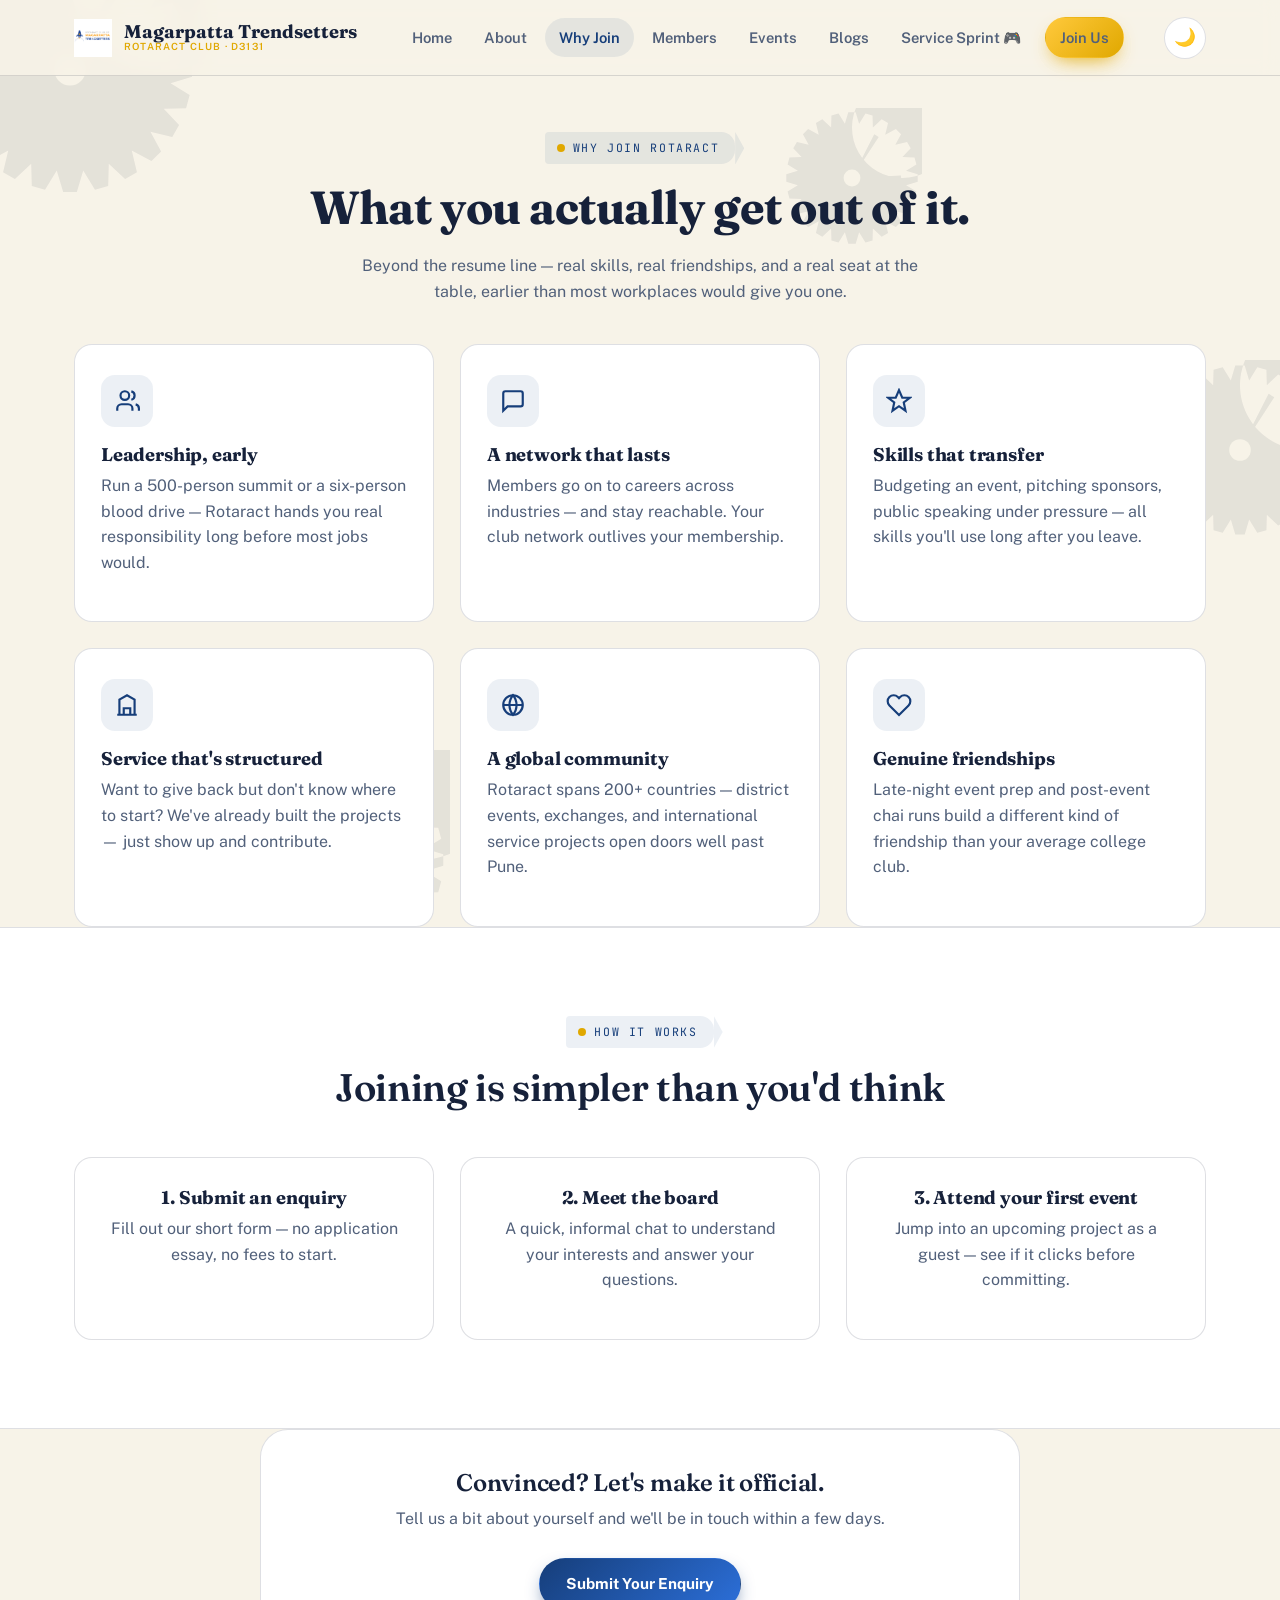
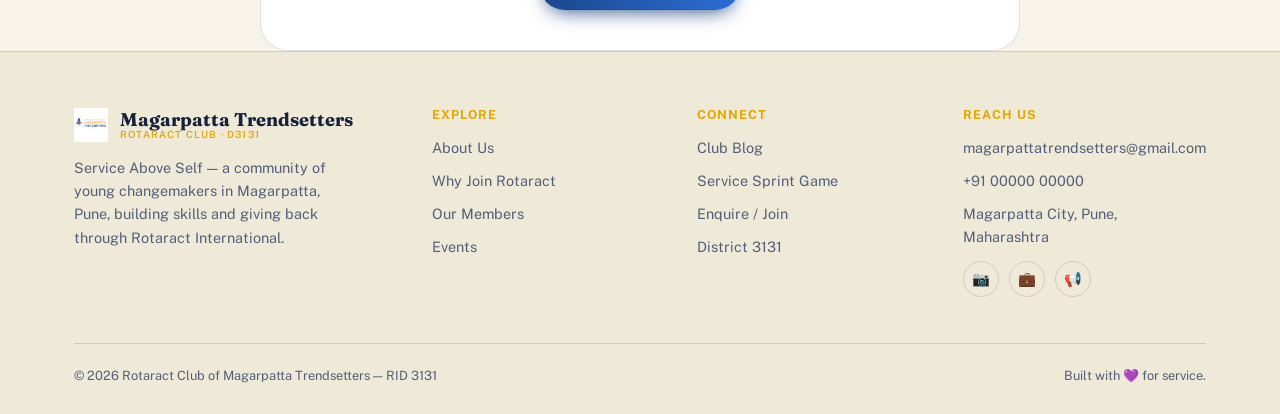
<file: why-join.html>
<!DOCTYPE html>
<html lang="en">
<head>
<meta charset="UTF-8">
<meta name="viewport" content="width=device-width, initial-scale=1.0">
<title>Why Join Rotaract — Magarpatta Trendsetters</title>
<link rel="preconnect" href="https://fonts.googleapis.com">
<link rel="preconnect" href="https://fonts.gstatic.com" crossorigin>
<link href="https://fonts.googleapis.com/css2?family=Fraunces:opsz,wght@9..144,500;9..144,600;9..144,700&family=Public+Sans:wght@400;500;600;700&family=JetBrains+Mono:wght@500;700&display=swap" rel="stylesheet">
<link rel="icon" type="image/svg+xml" href="assets/Rotaract Logo_EN21_DynamicSize_FontUpdate.png">
<link rel="stylesheet" href="css/style.css">
</head>
<body>

<div data-include="partials/header.html"></div>

<main>
  <section class="page-hero container">
    <span class="ribbon-eyebrow">Why Join Rotaract</span>
    <h1>What you actually get out of it.</h1>
    <p>Beyond the resume line — real skills, real friendships, and a real seat at the table, earlier than most workplaces would give you one.</p>
  </section>

  <section class="container">
    <div class="card-grid grid-3">
      <div class="avenue-card reveal">
        <div class="avenue-icon"><svg viewBox="0 0 24 24" fill="none" stroke-width="2"><path d="M17 21v-2a4 4 0 00-4-4H7a4 4 0 00-4 4v2"/><circle cx="10" cy="7" r="4"/><path d="M23 21v-2a4 4 0 00-3-3.87"/><path d="M16 3.13a4 4 0 010 7.75"/></svg></div>
        <h3>Leadership, early</h3>
        <p>Run a 500-person summit or a six-person blood drive — Rotaract hands you real responsibility long before most jobs would.</p>
      </div>
      <div class="avenue-card reveal">
        <div class="avenue-icon"><svg viewBox="0 0 24 24" fill="none" stroke-width="2"><path d="M21 15a2 2 0 01-2 2H7l-4 4V5a2 2 0 012-2h14a2 2 0 012 2z"/></svg></div>
        <h3>A network that lasts</h3>
        <p>Members go on to careers across industries — and stay reachable. Your club network outlives your membership.</p>
      </div>
      <div class="avenue-card reveal">
        <div class="avenue-icon"><svg viewBox="0 0 24 24" fill="none" stroke-width="2"><path d="M12 2l3 7h7l-5.6 4.3L18 21l-6-4.2L6 21l1.6-7.7L2 9h7z"/></svg></div>
        <h3>Skills that transfer</h3>
        <p>Budgeting an event, pitching sponsors, public speaking under pressure — all skills you'll use long after you leave.</p>
      </div>
      <div class="avenue-card reveal">
        <div class="avenue-icon"><svg viewBox="0 0 24 24" fill="none" stroke-width="2"><path d="M3 21h18M5 21V7l7-4 7 4v14M9 21v-6h6v6"/></svg></div>
        <h3>Service that's structured</h3>
        <p>Want to give back but don't know where to start? We've already built the projects — just show up and contribute.</p>
      </div>
      <div class="avenue-card reveal">
        <div class="avenue-icon"><svg viewBox="0 0 24 24" fill="none" stroke-width="2"><circle cx="12" cy="12" r="9"/><path d="M3 12h18M12 3a14 14 0 010 18 14 14 0 010-18z"/></svg></div>
        <h3>A global community</h3>
        <p>Rotaract spans 200+ countries — district events, exchanges, and international service projects open doors well past Pune.</p>
      </div>
      <div class="avenue-card reveal">
        <div class="avenue-icon"><svg viewBox="0 0 24 24" fill="none" stroke-width="2"><path d="M20.84 4.61a5.5 5.5 0 00-7.78 0L12 5.67l-1.06-1.06a5.5 5.5 0 10-7.78 7.78L12 21.23l8.84-8.84a5.5 5.5 0 000-7.78z"/></svg></div>
        <h3>Genuine friendships</h3>
        <p>Late-night event prep and post-event chai runs build a different kind of friendship than your average college club.</p>
      </div>
    </div>
  </section>

  <section class="alt">
    <div class="container">
      <div class="section-head center reveal">
        <span class="ribbon-eyebrow">How It Works</span>
        <h2>Joining is simpler than you'd think</h2>
      </div>
      <div class="card-grid grid-3">
        <div class="avenue-card reveal text-center">
          <h3>1. Submit an enquiry</h3>
          <p>Fill out our short form — no application essay, no fees to start.</p>
        </div>
        <div class="avenue-card reveal text-center">
          <h3>2. Meet the board</h3>
          <p>A quick, informal chat to understand your interests and answer your questions.</p>
        </div>
        <div class="avenue-card reveal text-center">
          <h3>3. Attend your first event</h3>
          <p>Jump into an upcoming project as a guest — see if it clicks before committing.</p>
        </div>
      </div>
    </div>
  </section>

  <section class="container">
    <div class="form-card text-center reveal" style="max-width:760px;margin:0 auto;">
      <h2>Convinced? Let's make it official.</h2>
      <p>Tell us a bit about yourself and we'll be in touch within a few days.</p>
      <a href="contact.html" class="btn btn-primary" style="margin-top:10px;">Submit Your Enquiry</a>
    </div>
  </section>
</main>

<div data-include="partials/footer.html"></div>

<script src="js/include.js"></script>
<script src="js/main.js"></script>
</body>
</html>
</file>
<file: css/style.css>
/* ============================================
   ROTARACT CLUB OF MAGARPATTA TRENDSETTERS
   Design system: "Wheel of Service"
   ============================================ */

:root {
  /* --- Color tokens (light / "parchment") --- */
  --bg: #F7F3E8;
  --bg-elevated: #FFFFFF;
  --bg-sunken: #EFE9D8;
  --text: #16213A;
  --text-muted: #51607A;
  --azure: #163E7A;
  --azure-bright: #2C6FD9;
  --azure-soft: rgba(22, 62, 122, 0.08);
  --gold: #E0A800;
  --gold-bright: #FFC93C;
  --gold-soft: rgba(255, 201, 60, 0.18);
  --border: rgba(22, 33, 58, 0.14);
  --shadow: rgba(22, 33, 58, 0.18);
  --success: #1E7B4D;

  /* --- Type --- */
  --font-display: 'Fraunces', 'Georgia', serif;
  --font-body: 'Public Sans', 'Segoe UI', sans-serif;
  --font-mono: 'JetBrains Mono', 'Courier New', monospace;

  /* --- Layout --- */
  --max-width: 1180px;
  --radius-sm: 10px;
  --radius-md: 18px;
  --radius-lg: 28px;
  --nav-height: 76px;

  color-scheme: light;
}

[data-theme="dark"] {
  --bg: #0A1020;
  --bg-elevated: #121A2E;
  --bg-sunken: #060A14;
  --text: #EDEFF5;
  --text-muted: #9AA6C0;
  --azure: #5C8FE0;
  --azure-bright: #7FAAF0;
  --azure-soft: rgba(92, 143, 224, 0.14);
  --gold: #FFD25C;
  --gold-bright: #FFDD80;
  --gold-soft: rgba(255, 210, 92, 0.16);
  --border: rgba(255, 255, 255, 0.12);
  --shadow: rgba(0, 0, 0, 0.55);
  --success: #4ECB8A;
  color-scheme: dark;
}

* { box-sizing: border-box; }
html { scroll-behavior: smooth; }

body {
  margin: 0;
  font-family: var(--font-body);
  background: var(--bg);
  color: var(--text);
  line-height: 1.6;
  transition: background 0.4s ease, color 0.4s ease;
  overflow-x: hidden;
}

img { max-width: 100%; display: block; }
a { color: inherit; text-decoration: none; }

h1, h2, h3, h4 {
  font-family: var(--font-display);
  margin: 0 0 0.4em;
  line-height: 1.12;
  letter-spacing: -0.01em;
}

h1 { font-weight: 700; }
h2 { font-weight: 600; }

p { margin: 0 0 1em; color: var(--text-muted); }

.container {
  max-width: var(--max-width);
  margin: 0 auto;
  padding: 0 24px;
}

.mono { font-family: var(--font-mono); }

/* Reduced motion */
@media (prefers-reduced-motion: reduce) {
  *, *::before, *::after { animation-duration: 0.001ms !important; animation-iteration-count: 1 !important; transition-duration: 0.001ms !important; scroll-behavior: auto !important; }
}

/* ============ FOCUS STATES (accessibility) ============ */
a:focus-visible, button:focus-visible, input:focus-visible, textarea:focus-visible, select:focus-visible {
  outline: 3px solid var(--gold-bright);
  outline-offset: 2px;
  border-radius: 4px;
}

/* ============ FLOATING GEAR BACKDROP ============ */
.gear-field {
  position: fixed;
  inset: 0;
  z-index: -1;
  pointer-events: none;
  overflow: hidden;
}
.gear-field svg {
  position: absolute;
  opacity: 0.08;
  animation: spin-slow linear infinite;
}
[data-theme="dark"] .gear-field svg { opacity: 0.10; }
.gear-field svg.g1 { width: 260px; top: -60px; left: -60px; animation-duration: 90s; }
.gear-field svg.g2 { width: 180px; top: 40%; right: -50px; animation-duration: 70s; animation-direction: reverse; }
.gear-field svg.g3 { width: 220px; bottom: -70px; left: 18%; animation-duration: 110s; }
.gear-field svg.g4 { width: 140px; top: 12%; right: 28%; animation-duration: 60s; animation-direction: reverse; }

@keyframes spin-slow { from { transform: rotate(0deg); } to { transform: rotate(360deg); } }

/* ============ NAVBAR ============ */
header.site-header {
  position: sticky;
  top: 0;
  z-index: 100;
  height: var(--nav-height);
  display: flex;
  align-items: center;
  background: color-mix(in srgb, var(--bg) 88%, transparent);
  backdrop-filter: blur(10px);
  border-bottom: 1px solid var(--border);
}
.nav-inner {
  width: 100%;
  display: flex;
  align-items: center;
  justify-content: space-between;
  gap: 16px;
}
.brand {
  display: flex;
  align-items: center;
  gap: 12px;
  font-family: var(--font-display);
  font-weight: 700;
  font-size: 1.15rem;
  color: var(--text);
}
.brand .seal { width: 38px; height: 38px; flex-shrink: 0; }
.brand .brand-text { display: flex; flex-direction: column; line-height: 1.1; }
.brand .brand-text small { font-family: var(--font-body); font-weight: 600; font-size: 0.62rem; letter-spacing: 0.12em; color: var(--gold); text-transform: uppercase; }

nav.primary-nav { display: flex; align-items: center; gap: 4px; }
nav.primary-nav a {
  font-size: 0.92rem;
  font-weight: 600;
  padding: 8px 14px;
  border-radius: 999px;
  color: var(--text-muted);
  transition: background 0.2s, color 0.2s;
  white-space: nowrap;
}
nav.primary-nav a:hover, nav.primary-nav a.active {
  background: var(--azure-soft);
  color: var(--azure);
}
[data-theme="dark"] nav.primary-nav a:hover, [data-theme="dark"] nav.primary-nav a.active {
  color: var(--azure-bright);
}

.nav-actions { display: flex; align-items: center; gap: 10px; }

.theme-toggle {
  width: 42px; height: 42px;
  border-radius: 50%;
  border: 1px solid var(--border);
  background: var(--bg-elevated);
  display: flex; align-items: center; justify-content: center;
  cursor: pointer;
  transition: transform 0.25s, box-shadow 0.25s;
  font-size: 1.1rem;
}
.theme-toggle:hover { transform: rotate(20deg) scale(1.07); box-shadow: 0 4px 14px var(--shadow); }

.nav-toggle-btn {
  display: none;
  width: 42px; height: 42px;
  border-radius: 50%;
  border: 1px solid var(--border);
  background: var(--bg-elevated);
  align-items: center; justify-content: center;
  cursor: pointer;
  font-size: 1.2rem;
}

@media (max-width: 920px) {
  nav.primary-nav {
    position: fixed;
    top: var(--nav-height);
    left: 0; right: 0;
    flex-direction: column;
    align-items: stretch;
    background: var(--bg-elevated);
    border-bottom: 1px solid var(--border);
    padding: 10px 18px 18px;
    gap: 2px;
    transform: translateY(-110%);
    opacity: 0;
    transition: transform 0.3s ease, opacity 0.3s ease;
  }
  nav.primary-nav.open { transform: translateY(0); opacity: 1; }
  nav.primary-nav a { padding: 12px 14px; }
  .nav-toggle-btn { display: flex; }
}

/* ============ BUTTONS ("classy") ============ */
.btn {
  display: inline-flex;
  align-items: center;
  gap: 8px;
  font-family: var(--font-body);
  font-weight: 700;
  font-size: 0.95rem;
  padding: 13px 26px;
  border-radius: 999px;
  border: 1px solid transparent;
  cursor: pointer;
  transition: transform 0.2s ease, box-shadow 0.25s ease, background 0.25s ease, border-color 0.25s ease;
  position: relative;
}
.btn-primary {
  background: linear-gradient(135deg, var(--azure) 0%, var(--azure-bright) 100%);
  color: #fff;
  box-shadow: 0 8px 20px -8px var(--azure);
}
.btn-primary:hover { transform: translateY(-2px); box-shadow: 0 12px 26px -8px var(--azure); }

.btn-gold {
  background: linear-gradient(135deg, var(--gold-bright) 0%, var(--gold) 100%);
  color: #2A1D00;
  box-shadow: 0 8px 20px -8px var(--gold);
}
.btn-gold:hover { transform: translateY(-2px); box-shadow: 0 12px 26px -8px var(--gold); }

.btn-ghost {
  background: transparent;
  color: var(--text);
  border-color: var(--border);
}
.btn-ghost:hover { border-color: var(--gold); color: var(--azure); transform: translateY(-2px); }
[data-theme="dark"] .btn-ghost:hover { color: var(--azure-bright); }

.btn-sm { padding: 9px 18px; font-size: 0.85rem; }

/* ============ RIBBON SECTION HEADERS ============ */
.ribbon-eyebrow {
  display: inline-flex;
  align-items: center;
  gap: 8px;
  font-family: var(--font-mono);
  font-size: 0.72rem;
  letter-spacing: 0.14em;
  text-transform: uppercase;
  color: var(--azure);
  background: var(--azure-soft);
  padding: 7px 16px 7px 12px;
  border-radius: 4px 14px 14px 4px;
  margin-bottom: 18px;
  position: relative;
}
[data-theme="dark"] .ribbon-eyebrow { color: var(--azure-bright); }
.ribbon-eyebrow::before {
  content: "";
  width: 8px; height: 8px;
  border-radius: 50%;
  background: var(--gold);
}
.ribbon-eyebrow::after {
  content: "";
  position: absolute;
  right: -9px; top: 0; bottom: 0;
  width: 9px;
  background: inherit;
  clip-path: polygon(0 0, 100% 50%, 0 100%);
}

.section-head { max-width: 640px; margin-bottom: 48px; }
.section-head.center { margin-left: auto; margin-right: auto; text-align: center; }
.section-head h2 { font-size: clamp(1.7rem, 3vw, 2.4rem); }

section { padding: 88px 0; position: relative; }
section.alt { background: var(--bg-elevated); border-top: 1px solid var(--border); border-bottom: 1px solid var(--border); }

/* ============ HERO ============ */
.hero {
  padding: 60px 0 100px;
  display: grid;
  grid-template-columns: 1.1fr 0.9fr;
  gap: 40px;
  align-items: center;
}
.hero-eyebrow {
  font-family: var(--font-mono);
  font-size: 0.78rem;
  letter-spacing: 0.16em;
  text-transform: uppercase;
  color: var(--gold);
  margin-bottom: 14px;
  display: block;
}
.hero h1 { font-size: clamp(2.4rem, 5vw, 3.8rem); }
.hero h1 em { font-style: normal; color: var(--azure); }
[data-theme="dark"] .hero h1 em { color: var(--azure-bright); }
.hero p.lead { font-size: 1.12rem; max-width: 520px; }
.hero-cta { display: flex; gap: 14px; flex-wrap: wrap; margin-top: 28px; }

.hero-wheel-wrap {
  position: relative;
  display: flex;
  align-items: center;
  justify-content: center;
  aspect-ratio: 1;
}
#wheelOfService { width: 100%; max-width: 380px; }
.wheel-badge-center {
  position: absolute;
  width: 36%;
  aspect-ratio: 1;
  border-radius: 50%;
  background: var(--bg-elevated);
  border: 2px solid var(--gold);
  display: flex;
  align-items: center;
  justify-content: center;
  text-align: center;
  box-shadow: 0 10px 30px var(--shadow);
  font-family: var(--font-display);
  font-weight: 700;
  font-size: 0.78rem;
  line-height: 1.2;
  color: var(--azure);
  padding: 6px;
}
[data-theme="dark"] .wheel-badge-center { color: var(--azure-bright); }

@media (max-width: 920px) {
  .hero { grid-template-columns: 1fr; padding-top: 30px; }
  .hero-wheel-wrap { order: -1; max-width: 280px; margin: 0 auto; }
}

/* ============ LEDGER STAT STRIP ============ */
.ledger {
  display: grid;
  grid-template-columns: repeat(4, 1fr);
  border: 1px solid var(--border);
  border-radius: var(--radius-md);
  overflow: hidden;
  background: var(--bg-elevated);
}
.ledger-item {
  padding: 26px 18px;
  text-align: center;
  border-right: 1px solid var(--border);
}
.ledger-item:last-child { border-right: none; }
.ledger-num {
  font-family: var(--font-mono);
  font-size: clamp(1.6rem, 3vw, 2.2rem);
  font-weight: 700;
  color: var(--azure);
}
[data-theme="dark"] .ledger-num { color: var(--azure-bright); }
.ledger-label {
  font-size: 0.74rem;
  letter-spacing: 0.06em;
  text-transform: uppercase;
  color: var(--text-muted);
  margin-top: 4px;
}
@media (max-width: 720px) {
  .ledger { grid-template-columns: repeat(2, 1fr); }
  .ledger-item:nth-child(2) { border-right: none; }
}

/* ============ CARDS (general) ============ */
.card-grid { display: grid; gap: 26px; }
.grid-3 { grid-template-columns: repeat(3, 1fr); }
.grid-2 { grid-template-columns: repeat(2, 1fr); }
.grid-4 { grid-template-columns: repeat(4, 1fr); }
@media (max-width: 980px) { .grid-3, .grid-4 { grid-template-columns: repeat(2, 1fr); } }
@media (max-width: 620px) { .grid-3, .grid-4, .grid-2 { grid-template-columns: 1fr; } }

.avenue-card {
  background: var(--bg-elevated);
  border: 1px solid var(--border);
  border-radius: var(--radius-md);
  padding: 30px 26px;
  transition: transform 0.25s ease, box-shadow 0.25s ease, border-color 0.25s ease;
}
.avenue-card:hover { transform: translateY(-6px); box-shadow: 0 18px 36px -16px var(--shadow); border-color: var(--gold); }
.avenue-icon {
  width: 52px; height: 52px;
  border-radius: 14px;
  background: var(--azure-soft);
  display: flex; align-items: center; justify-content: center;
  margin-bottom: 18px;
}
.avenue-icon svg { width: 26px; height: 26px; stroke: var(--azure); }
[data-theme="dark"] .avenue-icon svg { stroke: var(--azure-bright); }
.avenue-card h3 { font-size: 1.15rem; }

/* ============ MEMBER BADGE CARDS ============ */
.badge-card {
  background: var(--bg-elevated);
  border: 1px solid var(--border);
  border-radius: var(--radius-md);
  padding: 28px 22px 24px;
  text-align: center;
  position: relative;
  transition: transform 0.25s, box-shadow 0.25s;
}
.badge-card:hover { transform: translateY(-6px) rotate(-0.4deg); box-shadow: 0 20px 40px -18px var(--shadow); }
.badge-card::before {
  content: "";
  position: absolute;
  top: -10px; left: 50%;
  transform: translateX(-50%);
  width: 20px; height: 20px;
  border-radius: 50%;
  background: var(--bg);
  border: 1px solid var(--border);
}
.badge-photo {
  width: 96px; height: 96px;
  border-radius: 50%;
  margin: 8px auto 16px;
  background: linear-gradient(135deg, var(--azure-soft), var(--gold-soft));
  display: flex; align-items: center; justify-content: center;
  font-family: var(--font-display);
  font-weight: 700;
  font-size: 1.6rem;
  color: var(--azure);
  border: 3px solid var(--bg);
  outline: 2px solid var(--gold);
  overflow: hidden;        /* ← ADD THIS LINE */
}
.badge-photo img {         /* ← ADD THIS ENTIRE BLOCK */
  width: 100%;
  height: 100%;
  object-fit: cover;
}
[data-theme="dark"] .badge-photo { color: var(--azure-bright); }
.badge-card h3 { font-size: 1.05rem; margin-bottom: 2px; }
.badge-role {
  font-family: var(--font-mono);
  font-size: 0.7rem;
  letter-spacing: 0.05em;
  text-transform: uppercase;
  color: var(--gold);
  margin-bottom: 10px;
  display: block;
}
.badge-bio { font-size: 0.88rem; margin-bottom: 0; }
.badge-since {
  font-family: var(--font-mono);
  font-size: 0.7rem;
  color: var(--text-muted);
  margin-top: 10px;
  border-top: 1px dashed var(--border);
  padding-top: 10px;
}
.birthday-flag {
  position: absolute; top: -8px; right: 14px;
  background: var(--gold-bright);
  color: #2A1D00;
  font-size: 0.65rem;
  font-weight: 700;
  padding: 4px 9px;
  border-radius: 999px;
  box-shadow: 0 4px 10px var(--shadow);
}

/* ============ BIRTHDAY WIDGET ============ */
.birthday-strip {
  display: flex;
  gap: 14px;
  overflow-x: auto;
  padding-bottom: 6px;
}
.birthday-pill {
  flex: 0 0 auto;
  display: flex;
  align-items: center;
  gap: 10px;
  background: var(--bg-elevated);
  border: 1px solid var(--border);
  border-radius: 999px;
  padding: 8px 16px 8px 8px;
  white-space: nowrap;
}
.birthday-pill .dot {
  width: 30px; height: 30px;
  border-radius: 50%;
  background: var(--gold-soft);
  color: var(--gold);
  display: flex; align-items: center; justify-content: center;
  font-size: 0.95rem;
}
.birthday-pill .meta { font-size: 0.82rem; }
.birthday-pill .meta strong { display: block; font-size: 0.86rem; }
.birthday-pill .meta span { color: var(--text-muted); font-family: var(--font-mono); font-size: 0.72rem; }

/* ============ FILTER / SEARCH BAR ============ */
.filter-bar {
  display: flex;
  gap: 12px;
  flex-wrap: wrap;
  align-items: center;
  margin-bottom: 36px;
}
.filter-bar input[type="search"], .filter-bar select {
  font-family: var(--font-body);
  font-size: 0.9rem;
  padding: 11px 16px;
  border-radius: 999px;
  border: 1px solid var(--border);
  background: var(--bg-elevated);
  color: var(--text);
}
.filter-chip {
  font-size: 0.82rem;
  font-weight: 600;
  padding: 8px 16px;
  border-radius: 999px;
  border: 1px solid var(--border);
  background: var(--bg-elevated);
  color: var(--text-muted);
  cursor: pointer;
  transition: all 0.2s;
}
.filter-chip.active { background: var(--azure); color: #fff; border-color: var(--azure); }

/* ============ EVENT CARDS ============ */
.event-card {
  background: var(--bg-elevated);
  border: 1px solid var(--border);
  border-radius: var(--radius-md);
  overflow: hidden;
  transition: transform 0.25s, box-shadow 0.25s;
}
.event-card:hover { transform: translateY(-5px); box-shadow: 0 18px 36px -16px var(--shadow); }
.event-photo {
  height: 180px;
  background: linear-gradient(135deg, var(--azure-soft), var(--gold-soft));
  display: flex; align-items: center; justify-content: center;
  font-size: 2.2rem;
  position: relative;
}
.event-photo .date-stamp {
  position: absolute; top: 12px; left: 12px;
  background: var(--bg-elevated);
  border: 1px solid var(--border);
  border-radius: 10px;
  padding: 6px 10px;
  text-align: center;
  font-family: var(--font-mono);
  line-height: 1.1;
}
.event-photo .date-stamp .d { font-size: 1.1rem; font-weight: 700; color: var(--azure); }
[data-theme="dark"] .event-photo .date-stamp .d { color: var(--azure-bright); }
.event-photo .date-stamp .m { font-size: 0.62rem; text-transform: uppercase; color: var(--text-muted); }
.event-body { padding: 20px 22px 24px; }
.event-tag {
  font-family: var(--font-mono);
  font-size: 0.68rem;
  letter-spacing: 0.05em;
  text-transform: uppercase;
  color: var(--gold);
}
.event-card h3 { font-size: 1.08rem; margin-top: 6px; }
.event-meta { font-size: 0.8rem; color: var(--text-muted); display: flex; gap: 14px; margin-top: 10px; flex-wrap: wrap; }

.gallery-strip { display: flex; gap: 8px; padding: 0 16px 16px; }
.gallery-strip .thumb {
  flex: 1; height: 54px; border-radius: 8px;
  background: linear-gradient(135deg, var(--azure-soft), var(--gold-soft));
  display: flex; align-items: center; justify-content: center; font-size: 1.1rem;
}

/* ============ BLOG CARDS ============ */
.blog-card {
  background: var(--bg-elevated);
  border: 1px solid var(--border);
  border-radius: var(--radius-md);
  padding: 26px;
  transition: transform 0.25s, box-shadow 0.25s;
}
.blog-card:hover { transform: translateY(-5px); box-shadow: 0 18px 36px -16px var(--shadow); }
.blog-card .event-tag { margin-bottom: 10px; display: block; }
.blog-card h3 { font-size: 1.12rem; }
.blog-meta { display: flex; align-items: center; gap: 10px; margin-top: 16px; font-size: 0.8rem; color: var(--text-muted); }
.blog-meta .avatar {
  width: 28px; height: 28px; border-radius: 50%;
  background: var(--azure-soft); color: var(--azure);
  display: flex; align-items: center; justify-content: center;
  font-size: 0.7rem; font-weight: 700; font-family: var(--font-mono);
}

/* ============ TESTIMONIAL ============ */
.testimonial {
  background: var(--bg-elevated);
  border: 1px solid var(--border);
  border-left: 4px solid var(--gold);
  border-radius: var(--radius-md);
  padding: 26px;
}
.testimonial p { color: var(--text); font-style: italic; }
.testimonial .who { font-family: var(--font-mono); font-size: 0.78rem; color: var(--text-muted); }

/* ============ FORM ============ */
.form-card {
  background: var(--bg-elevated);
  border: 1px solid var(--border);
  border-radius: var(--radius-lg);
  padding: 40px;
}
.field { margin-bottom: 20px; }
.field label { display: block; font-size: 0.85rem; font-weight: 700; margin-bottom: 7px; }
.field input, .field select, .field textarea {
  width: 100%;
  font-family: var(--font-body);
  font-size: 0.95rem;
  padding: 13px 16px;
  border-radius: var(--radius-sm);
  border: 1px solid var(--border);
  background: var(--bg);
  color: var(--text);
  transition: border-color 0.2s, box-shadow 0.2s;
}
.field input:focus, .field select:focus, .field textarea:focus {
  border-color: var(--azure);
  box-shadow: 0 0 0 3px var(--azure-soft);
  outline: none;
}
.field textarea { resize: vertical; min-height: 110px; }
.form-row { display: grid; grid-template-columns: 1fr 1fr; gap: 18px; }
@media (max-width: 640px) { .form-row { grid-template-columns: 1fr; } }
.form-note { font-size: 0.78rem; color: var(--text-muted); margin-top: 6px; }
#formStatus { margin-top: 16px; font-weight: 600; font-size: 0.9rem; }
#formStatus.ok { color: var(--success); }
#formStatus.err { color: #C0392B; }

/* ============ FOOTER ============ */
footer.site-footer {
  background: var(--bg-sunken);
  border-top: 1px solid var(--border);
  padding: 56px 0 28px;
}
.footer-grid {
  display: grid;
  grid-template-columns: 1.4fr 1fr 1fr 1fr;
  gap: 36px;
  margin-bottom: 36px;
}
@media (max-width: 820px) { .footer-grid { grid-template-columns: 1fr 1fr; } }
@media (max-width: 520px) { .footer-grid { grid-template-columns: 1fr; } }
.footer-grid h4 { font-size: 0.78rem; letter-spacing: 0.08em; text-transform: uppercase; color: var(--gold); margin-bottom: 14px; font-family: var(--font-body); font-weight: 700; }
.footer-grid a { display: block; font-size: 0.9rem; color: var(--text-muted); margin-bottom: 10px; transition: color 0.2s; }
.footer-grid a:hover { color: var(--azure); }
[data-theme="dark"] .footer-grid a:hover { color: var(--azure-bright); }
.footer-bottom {
  border-top: 1px solid var(--border);
  padding-top: 22px;
  display: flex;
  justify-content: space-between;
  align-items: center;
  flex-wrap: wrap;
  gap: 10px;
  font-size: 0.8rem;
  color: var(--text-muted);
}
.social-row { display: flex; gap: 10px; }
.social-row a {
  width: 36px; height: 36px;
  border-radius: 50%;
  border: 1px solid var(--border);
  display: flex; align-items: center; justify-content: center;
  transition: all 0.2s;
}
.social-row a:hover { background: var(--azure); color: #fff; border-color: var(--azure); transform: translateY(-2px); }

/* ============ PAGE HERO (sub pages) ============ */
.page-hero { padding: 56px 0 40px; text-align: center; }
.page-hero .ribbon-eyebrow { margin-left: auto; margin-right: auto; }
.page-hero h1 { font-size: clamp(2rem, 4vw, 2.9rem); }
.page-hero p { max-width: 600px; margin: 0 auto; }

/* ============ TIMELINE (About) ============ */
.timeline { border-left: 2px dashed var(--border); padding-left: 28px; margin-left: 10px; }
.timeline-item { position: relative; padding-bottom: 32px; }
.timeline-item::before {
  content: "";
  position: absolute; left: -34px; top: 4px;
  width: 12px; height: 12px; border-radius: 50%;
  background: var(--gold); border: 3px solid var(--bg);
}
.timeline-item .yr { font-family: var(--font-mono); color: var(--azure); font-weight: 700; font-size: 0.85rem; }
[data-theme="dark"] .timeline-item .yr { color: var(--azure-bright); }

/* ============ REVEAL ON SCROLL ============ */
.reveal { opacity: 0; transform: translateY(18px); transition: opacity 0.6s ease, transform 0.6s ease; }
.reveal.in { opacity: 1; transform: translateY(0); }

/* ============ UTILITY ============ */
.text-center { text-align: center; }
.mt-0 { margin-top: 0; }
.flex-between { display: flex; align-items: center; justify-content: space-between; }
.tag-pill {
  display: inline-block;
  font-size: 0.72rem;
  font-weight: 700;
  text-transform: uppercase;
  letter-spacing: 0.04em;
  padding: 5px 12px;
  border-radius: 999px;
  background: var(--azure-soft);
  color: var(--azure);
}
[data-theme="dark"] .tag-pill { color: var(--azure-bright); }
.empty-state { text-align: center; padding: 60px 20px; color: var(--text-muted); }
</file>
